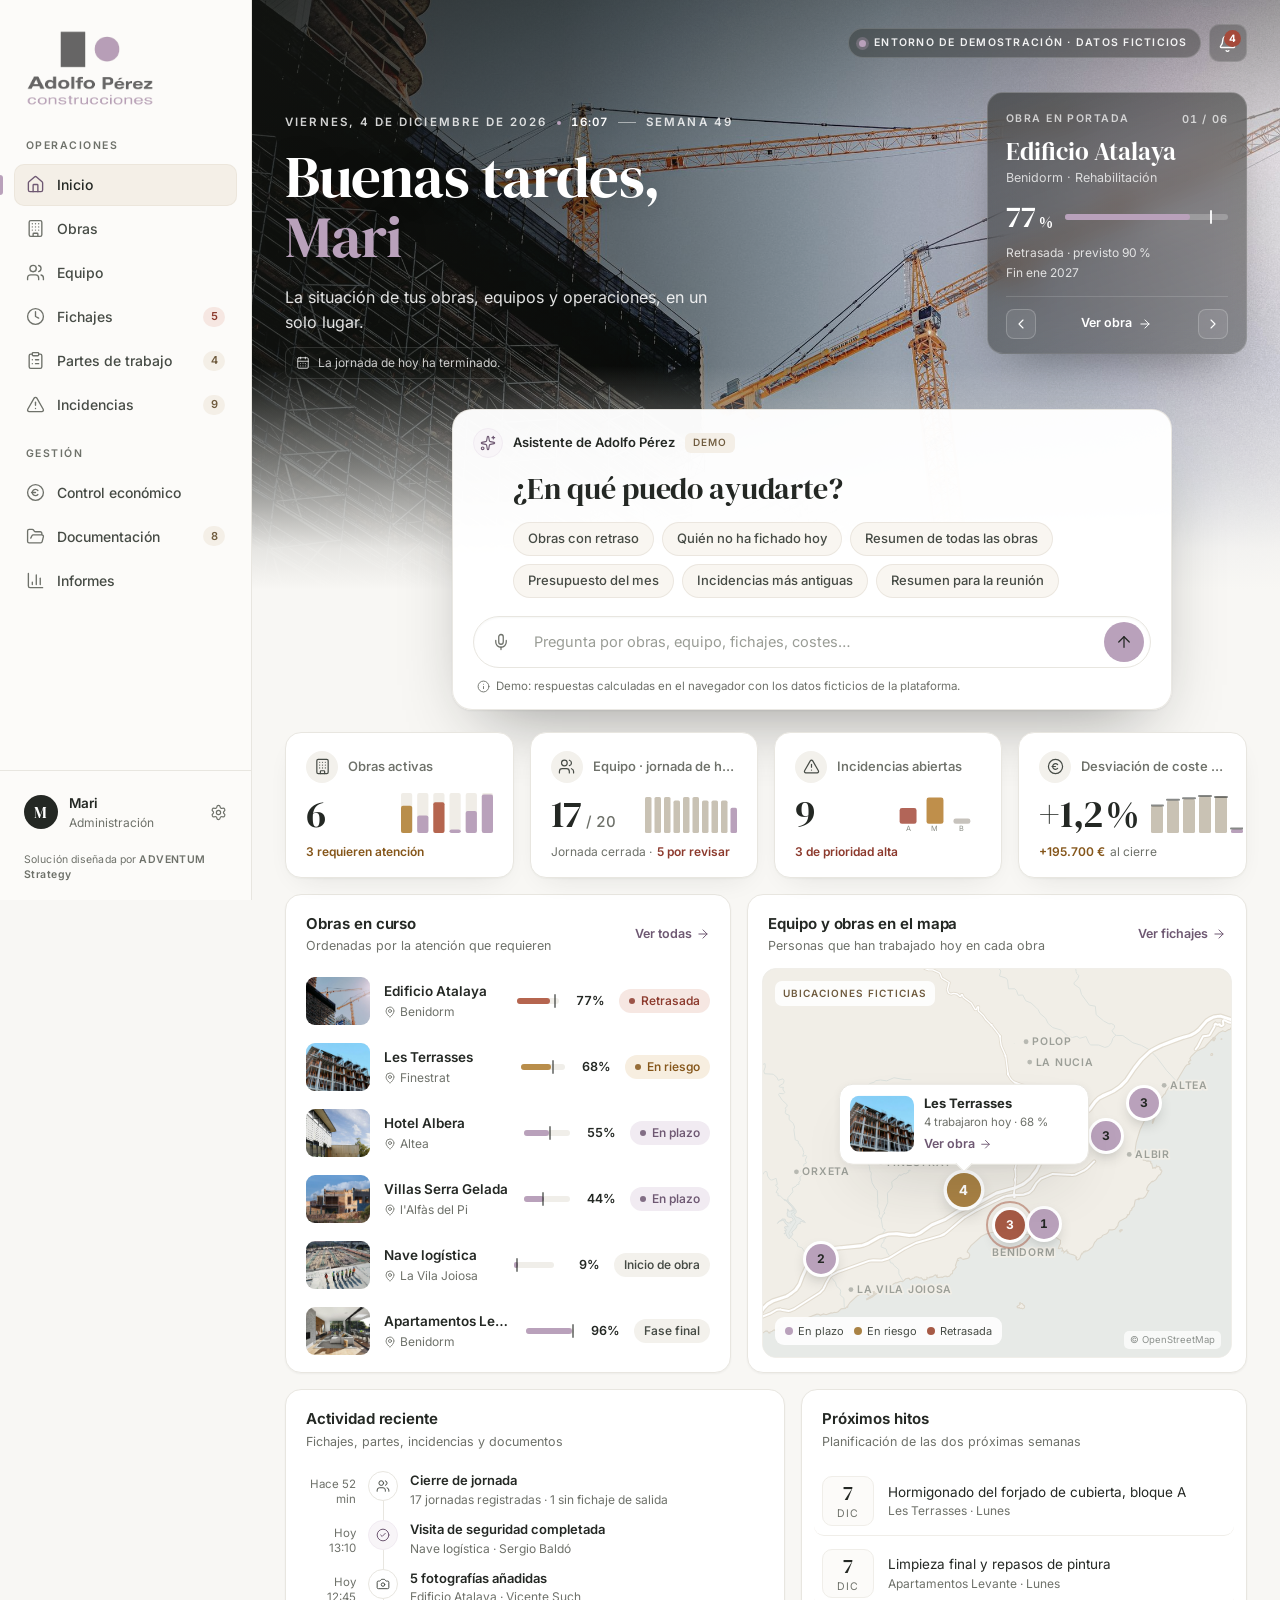
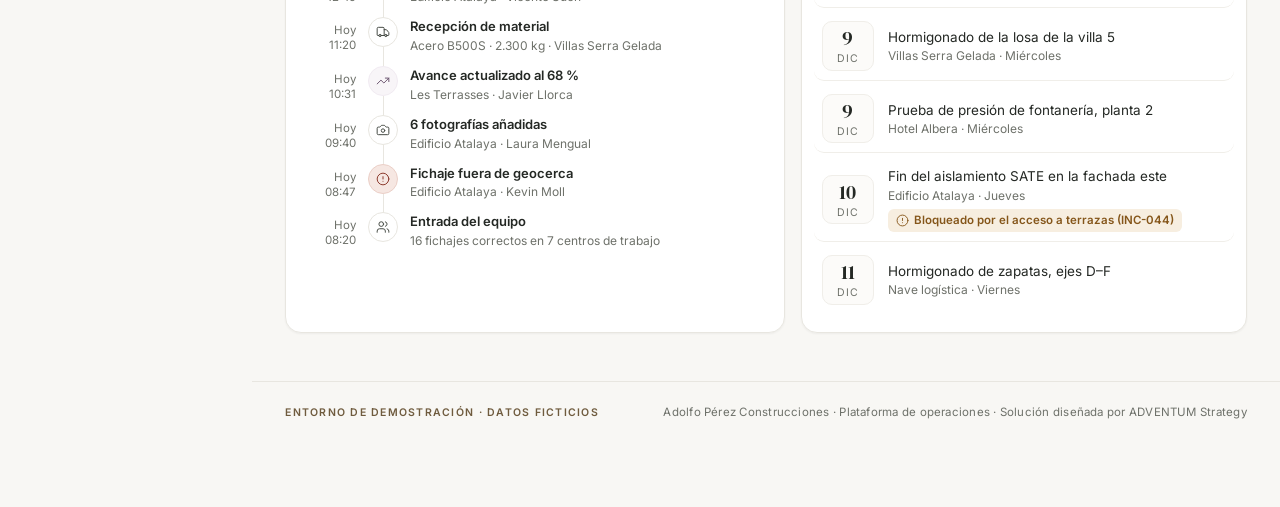
<file: index.html>
<!doctype html>
<html lang="es">
<head>
  <meta charset="utf-8">
  <meta name="viewport" content="width=device-width, initial-scale=1, viewport-fit=cover">
  <title>Adolfo Pérez Construcciones · Plataforma de operaciones (demo)</title>
  <meta name="description" content="Demostración interactiva de un sistema de gestión a medida para Adolfo Pérez Construcciones. Entorno de demostración con datos ficticios.">
  <meta name="robots" content="noindex, nofollow">
  <meta name="theme-color" content="#F8F7F4">
  <meta name="color-scheme" content="light">
  <link rel="icon" href="assets/brand/favicon.svg" type="image/svg+xml">
  <meta property="og:type" content="website">
  <meta property="og:locale" content="es_ES">
  <meta property="og:title" content="Adolfo Pérez Construcciones · Plataforma de operaciones">
  <meta property="og:description" content="Demostración interactiva de un sistema a medida: obras, equipo, fichajes, partes, incidencias y control económico. Datos ficticios.">
  <meta property="og:image" content="https://adolfo-perez.adventumstrategy.es/assets/brand/og-image.jpg?v=20261019">
  <meta property="og:url" content="https://adolfo-perez.adventumstrategy.es/">
  <meta name="twitter:card" content="summary_large_image">
  <link rel="preload" href="assets/fonts/inter-latin-var.woff2" as="font" type="font/woff2" crossorigin>
  <link rel="preload" href="assets/fonts/dm-serif-display-latin.woff2" as="font" type="font/woff2" crossorigin>
  <link rel="stylesheet" href="assets/css/styles.css?v=20261019">
</head>
<body>
  <a class="skip-link" href="#main" data-act="skip">Saltar al contenido</a>

  <div class="app" id="app">
    <aside class="sidebar" id="sidebar" aria-label="Navegación principal"></aside>
    <div class="scrim" data-act="nav-close" aria-hidden="true"></div>

    <div class="main-wrap">
      <header class="mobile-bar" id="mobile-bar"></header>
      <main id="main" class="main" tabindex="-1" aria-live="off"></main>
    </div>
  </div>

  <div id="toasts" class="toasts" role="status" aria-live="polite" aria-atomic="false"></div>
  <dialog id="modal" class="modal" aria-labelledby="modal-title"></dialog>
  <dialog id="drawer" class="drawer" aria-labelledby="drawer-title"></dialog>
  <div id="sr-live" class="sr-only" aria-live="polite"></div>

  <noscript>
    <div style="max-width:560px;margin:80px auto;padding:24px;font-family:system-ui,sans-serif;text-align:center">
      <h1 style="font-weight:500">Adolfo Pérez Construcciones</h1>
      <p>Esta demostración interactiva necesita JavaScript activado en el navegador.</p>
    </div>
  </noscript>

  <script src="assets/js/icons.js?v=20261019" defer></script>
  <script src="assets/js/map-data.js?v=20261019" defer></script>
  <script src="assets/js/data.js?v=20261019" defer></script>
  <script src="assets/js/assistant.js?v=20261019" defer></script>
  <script src="assets/js/ui.js?v=20261019" defer></script>
  <script src="assets/js/home.js?v=20261019" defer></script>
  <script src="assets/js/views.js?v=20261019" defer></script>
  <script src="assets/js/views2.js?v=20261019" defer></script>
  <script src="assets/js/app.js?v=20261019" defer></script>
</body>
</html>
</file>
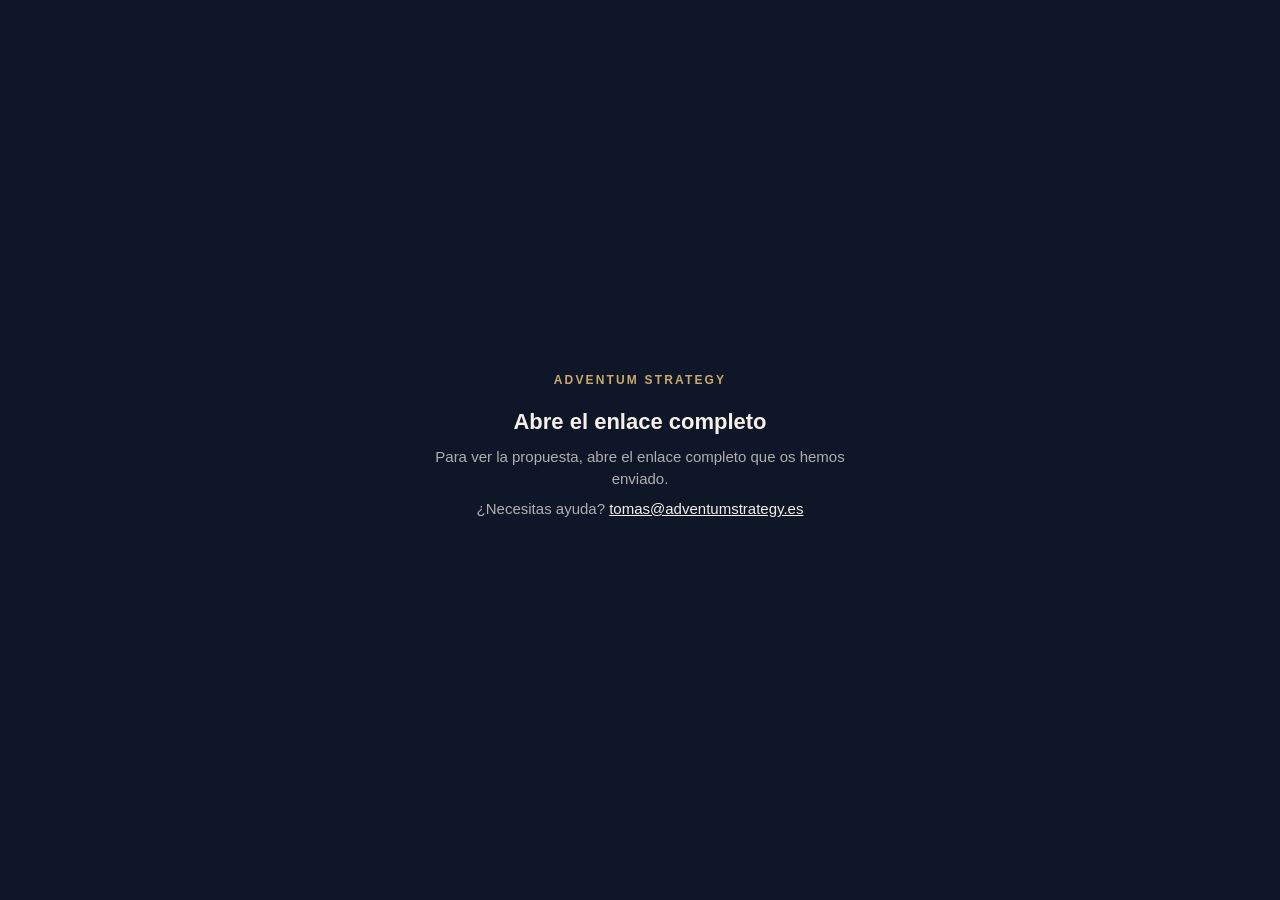
<file: propuesta-ia-corporativa.html>
<!doctype html>
<html lang="es">
<head>
<meta charset="utf-8">
<meta name="viewport" content="width=device-width, initial-scale=1, viewport-fit=cover">
<meta name="robots" content="noindex, nofollow, noarchive, noimageindex">
<meta name="referrer" content="no-referrer">
<meta name="theme-color" content="#0E1628">
<title>Propuesta de IA · Adolfo Pérez Construcciones</title>
<meta name="description" content="Propuesta de ADVENTUM Strategy para Adolfo Pérez Construcciones.">
<meta property="og:type" content="website">
<meta property="og:locale" content="es_ES">
<meta property="og:site_name" content="ADVENTUM Strategy">
<meta property="og:title" content="La mejor IA, en manos de todo vuestro equipo">
<meta property="og:description" content="Propuesta de ADVENTUM Strategy para Adolfo Pérez Construcciones">
<meta property="og:url" content="https://adolfo-perez.adventumstrategy.es/propuesta-ia-corporativa">
<meta property="og:image" content="https://adolfo-perez.adventumstrategy.es/og.jpg">
<meta property="og:image:width" content="1200">
<meta property="og:image:height" content="630">
<meta property="og:image:alt" content="Portada de la propuesta: La mejor IA, en manos de todo vuestro equipo">
<meta name="twitter:card" content="summary_large_image">
<link rel="icon" type="image/svg+xml" href="data:image/svg+xml,%3Csvg xmlns='http://www.w3.org/2000/svg' viewBox='0 0 169 150'%3E%3Cg transform='scale%280.3185%29 translate%28-235 -109%29'%3E%3Cpath d='M300 560 L500 120 L700 560' fill='none' stroke='%23173b78' stroke-width='22' stroke-linecap='round' stroke-linejoin='round'/%3E%3Cpath d='M300 560 C288 572 265 575 235 575 L315 575' fill='none' stroke='%23173b78' stroke-width='10' stroke-linecap='round'/%3E%3Cpath d='M700 560 C712 572 735 575 765 575 L685 575' fill='none' stroke='%23173b78' stroke-width='10' stroke-linecap='round'/%3E%3Cpath d='M445 575 A55 55 0 0 1 555 575 Z' fill='%23E0A20A'/%3E%3Cg fill='none' stroke='%23E0A20A' stroke-width='6' stroke-linecap='round' stroke-linejoin='round'%3E%3Cpath d='M485 575 L485 360'/%3E%3Cpath d='M500 575 L500 240'/%3E%3Cpath d='M515 575 L515 360'/%3E%3Cpath d='M485 500 C470 470 440 455 410 430'/%3E%3Cpath d='M485 450 C460 425 430 395 405 365'/%3E%3Cpath d='M485 400 C465 375 450 340 440 305'/%3E%3Cpath d='M500 335 C480 310 470 280 470 250'/%3E%3Cpath d='M515 500 C530 470 560 455 590 430'/%3E%3Cpath d='M515 450 C540 425 570 395 595 365'/%3E%3Cpath d='M515 400 C535 375 550 340 560 305'/%3E%3Cpath d='M500 335 C520 310 530 280 530 250'/%3E%3C/g%3E%3Cg fill='%23E0A20A'%3E%3Ccircle cx='500' cy='225' r='10'/%3E%3Ccircle cx='470' cy='250' r='9'/%3E%3Ccircle cx='530' cy='250' r='9'/%3E%3Ccircle cx='440' cy='305' r='9'/%3E%3Ccircle cx='560' cy='305' r='9'/%3E%3Ccircle cx='405' cy='365' r='9'/%3E%3Ccircle cx='595' cy='365' r='9'/%3E%3Ccircle cx='410' cy='430' r='9'/%3E%3Ccircle cx='590' cy='430' r='9'/%3E%3C/g%3E%3C/g%3E%3C/svg%3E">
<style>
:root{
  --bg:#0E1628;
  --ink:#F5F1E8;
  --muted:rgba(245,241,232,.7);
  --accent:#B9A1BB;
  --gold:#C9A96E;
  --pill:rgba(8,13,25,.8);
  --line:rgba(245,241,232,.16);
  --paper:#F3EFE7;
  --gap:clamp(8px,2.6vmin,32px);
}
*{box-sizing:border-box}
html,body{margin:0;min-height:100%;background:var(--bg);color:var(--ink);
  font:15px/1.45 -apple-system,BlinkMacSystemFont,"Segoe UI",Roboto,"Helvetica Neue",Arial,sans-serif;
  -webkit-font-smoothing:antialiased;-webkit-tap-highlight-color:transparent}
button{font:inherit;color:inherit}
[hidden]{display:none!important}
.sr-only{position:absolute;width:1px;height:1px;margin:-1px;padding:0;overflow:hidden;clip:rect(0 0 0 0);white-space:nowrap;border:0}
:focus-visible{outline:2px solid var(--accent);outline-offset:3px}

/* Presentación: una diapositiva a pantalla */
body.present{position:fixed;inset:0;overflow:hidden}
.stage{position:fixed;inset:0;display:grid;place-items:center;padding:var(--gap);
  touch-action:pan-y pinch-zoom;user-select:none;-webkit-user-select:none;cursor:pointer}
.frame{position:relative;aspect-ratio:16/9;
  width:min(calc(100vw - 2 * var(--gap)), calc((100vh - 2 * var(--gap)) * 16 / 9));
  border-radius:6px;overflow:hidden;background:var(--paper);
  box-shadow:0 22px 70px rgba(0,0,0,.5),0 2px 8px rgba(0,0,0,.3)}
@supports (height:100dvh){
  .frame{width:min(calc(100vw - 2 * var(--gap)), calc((100dvh - 2 * var(--gap)) * 16 / 9))}
}
.frame img{position:absolute;inset:0;width:100%;height:100%;display:block;-webkit-user-drag:none}
body.fs{--gap:0px}
body.fs .frame{border-radius:0;box-shadow:none}

.nav{position:fixed;top:50%;z-index:3;width:48px;height:48px;margin-top:-24px;border-radius:50%;
  display:grid;place-items:center;border:1px solid var(--line);background:var(--pill);cursor:pointer;
  opacity:0;transition:opacity .25s ease,background-color .2s ease}
.nav.prev{left:16px}
.nav.next{right:16px}
body.ui .nav{opacity:1}
.nav:hover{background:rgba(8,13,25,.95)}
.nav:disabled{opacity:0!important;pointer-events:none}
.nav svg{width:22px;height:22px}

.hud{position:fixed;z-index:3;right:16px;bottom:calc(16px + env(safe-area-inset-bottom));
  display:flex;align-items:center;gap:2px;padding:4px 4px 4px 14px;border-radius:999px;
  background:var(--pill);border:1px solid var(--line);color:var(--muted);
  font-size:13px;font-variant-numeric:tabular-nums;transition:opacity .25s ease}
.hud b{color:var(--ink);font-weight:600}
.hud .count{padding-right:10px}
.hud button{width:34px;height:34px;border:0;border-radius:50%;background:transparent;display:grid;place-items:center;cursor:pointer}
.hud button:hover{background:rgba(245,241,232,.1)}
.hud svg{width:18px;height:18px}
body.idle .hud{opacity:0}
body.idle .stage{cursor:none}

.progress{position:fixed;left:0;right:0;bottom:0;z-index:2;height:3px;background:rgba(245,241,232,.08)}
.progress span{display:block;height:100%;width:0;background:var(--accent);transition:width .25s ease}

@media (hover:none),(pointer:coarse){
  .nav{display:none}
}

/* Lectura: móvil en vertical, diapositivas en columna */
.topbar{position:fixed;top:0;left:0;right:0;z-index:4;display:flex;align-items:center;justify-content:space-between;gap:12px;
  padding:calc(10px + env(safe-area-inset-top)) 16px 14px;font-size:13px;color:var(--muted);
  background:linear-gradient(#0E1628 55%,rgba(14,22,40,0))}
.topbar .brand{flex:none;letter-spacing:.14em;text-transform:uppercase;font-size:11px;color:var(--gold);font-weight:600;white-space:nowrap}
.topbar .rot{display:flex;align-items:center;gap:6px;min-width:0;white-space:nowrap}
.topbar .rot span{overflow:hidden;text-overflow:ellipsis}
.topbar svg{flex:none;width:16px;height:16px}
.reader{max-width:1100px;margin:0 auto;display:grid;gap:14px;
  padding:calc(52px + env(safe-area-inset-top)) 12px calc(72px + env(safe-area-inset-bottom))}
.card{margin:0;position:relative;aspect-ratio:16/9;border-radius:6px;overflow:hidden;background:#18233D;
  box-shadow:0 8px 24px rgba(0,0,0,.35);scroll-margin-top:calc(52px + env(safe-area-inset-top))}
.card img{width:100%;height:100%;display:block;opacity:0;transition:opacity .25s ease}
.card img.on{opacity:1}

/* Estados */
.loading,.msg{position:fixed;inset:0;z-index:6;display:grid;place-items:center;padding:24px;text-align:center}
.loading{color:var(--muted);font-size:14px;pointer-events:none}
.spin{width:28px;height:28px;margin:0 auto 12px;border-radius:50%;border:2px solid rgba(245,241,232,.18);border-top-color:var(--accent);animation:spin .8s linear infinite}
@keyframes spin{to{transform:rotate(360deg)}}
.msg>div{max-width:440px}
.msg .brand{display:block;margin-bottom:18px;letter-spacing:.18em;text-transform:uppercase;font-size:12px;font-weight:600;color:var(--gold)}
.msg h1{margin:0 0 10px;font-size:22px;line-height:1.3;font-weight:600}
.msg p{margin:0 0 8px;color:var(--muted)}
.msg a{color:var(--ink)}
.msg button{margin-top:14px;padding:10px 18px;border-radius:999px;border:1px solid var(--line);background:var(--pill);cursor:pointer}

@media (prefers-reduced-motion:reduce){
  *{transition:none!important;animation:none!important}
}
</style>
</head>
<body>
<noscript><div class="msg"><div><span class="brand">ADVENTUM Strategy</span><h1>Activa JavaScript</h1><p>Hace falta para ver la propuesta.</p></div></div></noscript>

<header id="topbar" class="topbar" hidden>
  <span class="brand">Propuesta</span>
  <span class="rot"><svg viewBox="0 0 24 24" fill="none" stroke="currentColor" stroke-width="1.8" stroke-linecap="round" stroke-linejoin="round" aria-hidden="true"><rect x="7" y="2.5" width="10" height="19" rx="2"/><path d="M20.5 13.5a8.5 8.5 0 0 1-6 6.5"/><path d="M15.5 21.5l-1-1.5 1.8-.8"/></svg><span>Gira el móvil para verla en grande</span></span>
</header>

<main>
  <div id="stage" class="stage" hidden>
    <div class="frame"><img id="slide" alt="" draggable="false"></div>
  </div>
  <div id="reader" class="reader" hidden></div>
</main>

<button id="prev" class="nav prev" type="button" aria-label="Diapositiva anterior" hidden>
  <svg viewBox="0 0 24 24" fill="none" stroke="currentColor" stroke-width="2" stroke-linecap="round" stroke-linejoin="round" aria-hidden="true"><path d="M15 5l-7 7 7 7"/></svg>
</button>
<button id="next" class="nav next" type="button" aria-label="Diapositiva siguiente" hidden>
  <svg viewBox="0 0 24 24" fill="none" stroke="currentColor" stroke-width="2" stroke-linecap="round" stroke-linejoin="round" aria-hidden="true"><path d="M9 5l7 7-7 7"/></svg>
</button>

<div id="hud" class="hud" hidden>
  <span class="count" aria-hidden="true"><b id="num">1</b> / 18</span>
  <button id="fs" type="button" aria-label="Pantalla completa" title="Pantalla completa (F)">
    <svg viewBox="0 0 24 24" fill="none" stroke="currentColor" stroke-width="1.9" stroke-linecap="round" stroke-linejoin="round" aria-hidden="true"><path d="M4 9V4h5M20 9V4h-5M4 15v5h5M20 15v5h-5"/></svg>
  </button>
</div>
<div id="progress" class="progress" hidden><span></span></div>
<p id="live" class="sr-only" aria-live="polite"></p>

<div id="loading" class="loading"><div><div class="spin"></div>Cargando la propuesta…</div></div>
<div id="msg" class="msg" role="alert" hidden><div>
  <span class="brand">ADVENTUM Strategy</span>
  <h1 id="msg-title"></h1>
  <p id="msg-text"></p>
  <p>¿Necesitas ayuda? <a href="mailto:tomas@adventumstrategy.es">tomas@adventumstrategy.es</a></p>
  <button id="retry" type="button" hidden>Reintentar</button>
</div></div>

<script>
(() => {
  'use strict';
  const N = 18;
  const $ = (id) => document.getElementById(id);
  const body = document.body;
  const stage = $('stage'), img = $('slide'), reader = $('reader'), topbar = $('topbar');
  const prevBtn = $('prev'), nextBtn = $('next'), hud = $('hud'), num = $('num'), fsBtn = $('fs');
  const progress = $('progress'), bar = progress.firstElementChild, live = $('live');
  const loading = $('loading'), msg = $('msg');

  // El enlace solo lleva la clave. La diapositiva actual se guarda en la pestaña
  // (sobrevive a una recarga), así que un enlace copiado siempre abre en la portada.
  const hp = new URLSearchParams(location.hash.slice(1));
  const k = hp.get('k') || '';
  const SKEY = 'apc-slide';
  let cur = 0;
  try {
    const v = parseInt(sessionStorage.getItem(SKEY), 10);
    if (v >= 1 && v <= N) cur = v - 1;
  } catch (_) {}
  let key = null, mode = null, token = 0;
  const cache = new Map();

  const file = (i) => '/d' + String(i + 1).padStart(2, '0') + '.bin';

  function fromB64u(s) {
    s = s.replace(/-/g, '+').replace(/_/g, '/');
    while (s.length % 4) s += '=';
    const bin = atob(s), out = new Uint8Array(bin.length);
    for (let i = 0; i < bin.length; i++) out[i] = bin.charCodeAt(i);
    return out;
  }

  const TEXTS = {
    key: ['Abre el enlace completo', 'Para ver la propuesta, abre el enlace completo que os hemos enviado.'],
    browser: ['Prueba con otro navegador', 'Este navegador no puede abrir la propuesta. Ábrela con Chrome, Safari o Edge actualizados.'],
    net: ['No se ha podido cargar', 'Revisa la conexión y vuelve a intentarlo.']
  };
  function fail(kind) {
    token++;
    loading.hidden = true;
    stage.hidden = true; reader.hidden = true; topbar.hidden = true;
    hud.hidden = true; progress.hidden = true; prevBtn.hidden = true; nextBtn.hidden = true;
    $('msg-title').textContent = TEXTS[kind][0];
    $('msg-text').textContent = TEXTS[kind][1];
    $('retry').hidden = kind !== 'net';
    msg.hidden = false;
  }
  const kindOf = (e) => (e && e.name === 'OperationError') ? 'key' : 'net';
  $('retry').addEventListener('click', () => location.reload());

  function load(i) {
    if (i < 0 || i >= N) return Promise.resolve(null);
    if (!cache.has(i)) {
      const p = fetch(file(i))
        .then((r) => { if (!r.ok) throw new Error('net'); return r.arrayBuffer(); })
        .then((b) => crypto.subtle.decrypt({ name: 'AES-GCM', iv: new Uint8Array(b, 0, 12) }, key, new Uint8Array(b, 12)))
        .then((pt) => URL.createObjectURL(new Blob([pt], { type: 'image/jpeg' })));
      p.catch(() => cache.delete(i));
      cache.set(i, p);
    }
    return cache.get(i);
  }
  const warm = (i) => { load(i).catch(() => {}); };

  function setHash() {
    try { if (location.hash !== '#k=' + k) history.replaceState(null, '', '#k=' + k); } catch (_) {}
    try { sessionStorage.setItem(SKEY, String(cur + 1)); } catch (_) {}
  }
  function updateHud() {
    num.textContent = String(cur + 1);
    bar.style.width = ((cur + 1) / N * 100) + '%';
    prevBtn.disabled = cur === 0;
    nextBtn.disabled = cur === N - 1;
    live.textContent = 'Diapositiva ' + (cur + 1) + ' de ' + N;
  }

  async function show(i) {
    cur = Math.min(Math.max(i, 0), N - 1);
    setHash(); updateHud();
    const t = ++token;
    let url;
    try { url = await load(cur); } catch (e) { return fail(kindOf(e)); }
    if (t !== token || mode !== 'present') return;
    const pre = new Image();
    pre.src = url;
    try { await pre.decode(); } catch (_) {}
    if (t !== token || mode !== 'present') return;
    img.src = url;
    img.alt = 'Diapositiva ' + (cur + 1) + ' de ' + N;
    loading.hidden = true;
    wake();
    warm(cur + 1); warm(cur + 2); warm(cur - 1);
  }
  const next = () => { if (cur < N - 1) show(cur + 1); };
  const prev = () => { if (cur > 0) show(cur - 1); };
  prevBtn.addEventListener('click', () => { prev(); wake(); });
  nextBtn.addEventListener('click', () => { next(); wake(); });

  document.addEventListener('keydown', (e) => {
    if (mode !== 'present' || e.altKey || e.ctrlKey || e.metaKey) return;
    if ((e.key === ' ' || e.key === 'Enter') && e.target.closest && e.target.closest('button')) return;
    switch (e.key) {
      case 'ArrowRight': case 'ArrowDown': case 'PageDown': case ' ': case 'Enter':
        e.preventDefault(); next(); break;
      case 'ArrowLeft': case 'ArrowUp': case 'PageUp': case 'Backspace':
        e.preventDefault(); prev(); break;
      case 'Home': e.preventDefault(); show(0); break;
      case 'End': e.preventDefault(); show(N - 1); break;
      case 'f': case 'F': toggleFs(); break;
      default: return;
    }
    wake();
  });

  let down = null;
  stage.addEventListener('pointerdown', (e) => {
    if (!e.isPrimary || e.button > 0) return;
    down = { x: e.clientX, y: e.clientY };
  });
  stage.addEventListener('pointerup', (e) => {
    if (!down || !e.isPrimary) return;
    const dx = e.clientX - down.x, dy = e.clientY - down.y;
    down = null;
    if (window.visualViewport && visualViewport.scale > 1.05) return;
    if (Math.abs(dx) > 40 && Math.abs(dx) > Math.abs(dy) * 1.2) { if (dx < 0) next(); else prev(); return; }
    if (Math.abs(dx) < 12 && Math.abs(dy) < 12) { if (e.clientX < window.innerWidth * 0.3) prev(); else next(); }
  });
  stage.addEventListener('pointercancel', () => { down = null; });

  let idleT = 0;
  function wake() {
    body.classList.add('ui');
    body.classList.remove('idle');
    clearTimeout(idleT);
    if (mode !== 'present') return;
    idleT = setTimeout(() => {
      if (hud.matches(':hover') || prevBtn.matches(':hover') || nextBtn.matches(':hover')) return wake();
      body.classList.remove('ui');
      body.classList.add('idle');
    }, 2600);
  }
  document.addEventListener('mousemove', wake, { passive: true });

  const root = document.documentElement;
  const canFs = !!(document.fullscreenEnabled || document.webkitFullscreenEnabled);
  const fsOn = () => !!(document.fullscreenElement || document.webkitFullscreenElement);
  function toggleFs() {
    if (!canFs) return;
    let r;
    if (fsOn()) r = (document.exitFullscreen || document.webkitExitFullscreen).call(document);
    else r = (root.requestFullscreen || root.webkitRequestFullscreen).call(root);
    if (r && r.catch) r.catch(() => {});
  }
  if (!canFs) fsBtn.hidden = true;
  fsBtn.addEventListener('click', () => { toggleFs(); wake(); });
  ['fullscreenchange', 'webkitfullscreenchange'].forEach((ev) =>
    document.addEventListener(ev, () => body.classList.toggle('fs', fsOn())));

  let built = false;
  function buildReader() {
    if (!built) {
      built = true;
      const frag = document.createDocumentFragment();
      for (let i = 0; i < N; i++) {
        const f = document.createElement('figure');
        f.className = 'card';
        f.dataset.i = String(i);
        const im = document.createElement('img');
        im.alt = 'Diapositiva ' + (i + 1) + ' de ' + N;
        im.decoding = 'async';
        im.addEventListener('load', () => im.classList.add('on'));
        f.appendChild(im);
        frag.appendChild(f);
      }
      reader.appendChild(frag);
      const cards = Array.prototype.slice.call(reader.children);
      const ioLoad = new IntersectionObserver((entries) => {
        entries.forEach((en) => {
          if (!en.isIntersecting) return;
          ioLoad.unobserve(en.target);
          const i = +en.target.dataset.i;
          load(i).then((url) => { en.target.firstChild.src = url; }).catch((e) => fail(kindOf(e)));
        });
      }, { rootMargin: '100% 0px' });
      cards.forEach((c) => ioLoad.observe(c));
      window.addEventListener('scroll', trackReader, { passive: true });
    }
    loading.hidden = true;
    const target = reader.children[cur];
    requestAnimationFrame(() => {
      if (target && cur > 0) target.scrollIntoView({ block: 'start' });
      trackReader();
    });
  }

  // En lectura, la diapositiva actual es la más cercana al primer tercio de la pantalla
  let tracking = false;
  function trackReader() {
    if (tracking) return;
    tracking = true;
    requestAnimationFrame(() => {
      tracking = false;
      if (mode !== 'read') return;
      const doc = document.documentElement;
      let best = 0;
      if (window.scrollY + window.innerHeight >= doc.scrollHeight - 4) best = N - 1;
      else if (window.scrollY > 4) {
        const ref = window.innerHeight * 0.3;
        let bestD = Infinity;
        for (let i = 0; i < reader.children.length; i++) {
          const r = reader.children[i].getBoundingClientRect();
          const d = Math.abs((r.top + r.bottom) / 2 - ref);
          if (d < bestD) { bestD = d; best = i; }
        }
      }
      if (best !== cur) { cur = best; setHash(); updateHud(); }
    });
  }

  const portrait = window.matchMedia('(orientation: portrait) and (max-width: 900px)');
  function setMode() {
    const m = portrait.matches ? 'read' : 'present';
    if (m === mode) return;
    mode = m;
    body.classList.toggle('present', m === 'present');
    body.classList.toggle('read', m === 'read');
    body.classList.remove('idle');
    stage.hidden = m !== 'present';
    reader.hidden = m !== 'read';
    topbar.hidden = m !== 'read';
    prevBtn.hidden = nextBtn.hidden = m !== 'present';
    hud.hidden = false;
    progress.hidden = false;
    fsBtn.hidden = !canFs || m !== 'present';
    updateHud();
    if (m === 'present') { window.scrollTo(0, 0); show(cur); wake(); }
    else buildReader();
  }
  if (portrait.addEventListener) portrait.addEventListener('change', setMode);
  else if (portrait.addListener) portrait.addListener(setMode);

  async function init() {
    if (!k) return fail('key');
    if (!(window.crypto && crypto.subtle && window.fetch && window.URLSearchParams)) return fail('browser');
    try { key = await crypto.subtle.importKey('raw', fromB64u(k), { name: 'AES-GCM' }, false, ['decrypt']); }
    catch (_) { return fail('key'); }
    try { await load(cur); } catch (e) { return fail(kindOf(e)); }
    setMode();
  }
  init();
})();
</script>
</body>
</html>
</file>
<file: assets/css/styles.css>
/* =============================================================================
   Adolfo Pérez Construcciones · Plataforma de operaciones (demo)
   Sistema visual: blanco cálido, lila del logotipo (#B9A1BB), arena · DM Serif Display + Inter
   ============================================================================= */

@font-face { font-family: "Inter"; src: url("../fonts/inter-latin-var.woff2") format("woff2"); font-weight: 100 900; font-style: normal; font-display: swap; }
@font-face { font-family: "DM Serif Display"; src: url("../fonts/dm-serif-display-latin.woff2") format("woff2"); font-weight: 400; font-style: normal; font-display: swap; }
@font-face { font-family: "DM Serif Display"; src: url("../fonts/dm-serif-display-latin-italic.woff2") format("woff2"); font-weight: 400; font-style: italic; font-display: swap; }

:root {
  --bg: #F8F7F4;
  --surface: #FFFFFF;
  --surface-2: #FCFBF9;
  --surface-3: #F3F1EC;
  --ink: #242824;
  --ink-2: #464B45;
  --muted: #6E716A;          /* #777A73 ajustado para cumplir contraste AA en texto pequeño */
  --muted-2: #9A9D96;
  --faint: #CFD0CA;
  --line: #E8E6E0;
  --line-2: #F0EEE9;

  /* Acento: lila exacto del logotipo de Adolfo Pérez (#B9A1BB, medido sobre blanco).
     Se usa tal cual en rellenos, marcas y botones (con texto oscuro, contraste 6,3:1);
     las variantes oscuras solo donde el texto o los bordes necesitan contraste AA. */
  --accent: #B9A1BB;
  --accent-600: #A88EAA;     /* hover de botones (texto oscuro, 5,1:1) */
  --accent-700: #8D7290;     /* bordes de selección y subrayados (≥ 3:1) */
  --accent-800: #5A465E;     /* hover de enlaces */
  --accent-ink: #6E5872;     /* texto, iconos y foco sobre fondo claro (6,4:1) */
  --accent-50: #F1EBF2;
  --accent-25: #F8F5F8;

  --sand: #E8E0D2;
  --sand-50: #F4EFE7;
  --sand-25: #F9F6F1;
  --sand-ink: #6F5B3E;

  --warn: #B47B2C;
  --warn-50: #F7EEE0;
  --warn-ink: #85561A;
  --danger: #A54A3B;
  --danger-50: #F6E7E2;
  --danger-ink: #8C3A2D;

  --r-xs: 6px;
  --r-sm: 9px;
  --r: 12px;
  --r-lg: 16px;
  --r-xl: 22px;

  --sh-1: 0 1px 2px rgba(36, 40, 36, .05);
  --sh-2: 0 1px 2px rgba(36, 40, 36, .04), 0 10px 28px -16px rgba(36, 40, 36, .16);
  --sh-3: 0 2px 8px rgba(36, 40, 36, .06), 0 28px 64px -28px rgba(36, 40, 36, .32);

  --serif: "DM Serif Display", "Iowan Old Style", "Palatino Linotype", Georgia, serif;
  --sans: "Inter", ui-sans-serif, system-ui, -apple-system, "Segoe UI", Roboto, "Helvetica Neue", Arial, sans-serif;

  --sidebar-w: 252px;
  --pad: clamp(18px, 2.6vw, 40px);
  --ease: cubic-bezier(.2, .7, .2, 1);
}

*, *::before, *::after { box-sizing: border-box; }
html { -webkit-text-size-adjust: 100%; text-size-adjust: 100%; scroll-behavior: smooth; }
body {
  margin: 0; background: var(--bg); color: var(--ink);
  font-family: var(--sans); font-size: 14px; line-height: 1.5;
  font-feature-settings: "cv11", "ss03";
  -webkit-font-smoothing: antialiased; -moz-osx-font-smoothing: grayscale;
  text-rendering: optimizeLegibility;
}
img { display: block; max-width: 100%; }
button, input, select, textarea { font: inherit; color: inherit; }
button { cursor: pointer; }
a { color: inherit; text-decoration: none; }
h1, h2, h3, h4, p { margin: 0; }
ul, ol { margin: 0; padding: 0; list-style: none; }
table { border-collapse: collapse; width: 100%; }
[hidden] { display: none !important; }
.num, td, .tabular { font-variant-numeric: tabular-nums; }

:focus { outline: none; }
:focus-visible { outline: 2px solid var(--accent-ink); outline-offset: 2px; border-radius: 6px; }
[tabindex="-1"]:focus, [tabindex="-1"]:focus-visible { outline: none; }
.sr-only { position: absolute !important; width: 1px; height: 1px; padding: 0; margin: -1px; overflow: hidden; clip: rect(0, 0, 0, 0); white-space: nowrap; border: 0; }
.skip-link { position: fixed; left: 12px; top: -60px; z-index: 100; background: var(--ink); color: #fff; padding: 10px 14px; border-radius: var(--r-sm); transition: top .2s; }
.skip-link:focus { top: 12px; }

.i { flex: none; display: inline-block; vertical-align: middle; }

/* ---------------------------------------------------------------------------
   Layout
   ------------------------------------------------------------------------- */
.app { display: grid; grid-template-columns: var(--sidebar-w) minmax(0, 1fr); min-height: 100vh; }
.main-wrap { min-width: 0; display: flex; flex-direction: column; }
.main { flex: 1; min-width: 0; outline: none; }
.page { padding: 0 var(--pad) 56px; animation: page-in .45s var(--ease) both; }
.page.no-anim, .home.no-anim { animation: none; }
@keyframes page-in { from { opacity: 0; transform: translateY(6px); } to { opacity: 1; transform: none; } }

/* ---------------------------------------------------------------------------
   Sidebar
   ------------------------------------------------------------------------- */
.sidebar {
  position: sticky; top: 0; height: 100vh; z-index: 30;
  background: var(--surface-2); border-right: 1px solid var(--line);
  display: flex; flex-direction: column;
}
.sb__brand { display: block; padding: 30px 26px 22px; }
.sb__brand img { width: 128px; height: auto; }
.sb__brand-text { display: block; font-weight: 650; letter-spacing: .08em; text-transform: uppercase; font-size: 13px; line-height: 1.25; }
.sb__brand-text small { display: block; font-weight: 500; letter-spacing: .18em; font-size: 10px; color: var(--muted); }
.sb__nav { flex: 1; overflow-y: auto; padding: 4px 14px 16px; scrollbar-width: thin; }
.sb__group { font-size: 10.5px; font-weight: 600; letter-spacing: .14em; text-transform: uppercase; color: var(--muted); padding: 18px 12px 8px; }
.sb__group:first-child { padding-top: 6px; }
.sb__item {
  position: relative; display: flex; align-items: center; gap: 12px;
  height: 42px; padding: 0 12px; margin: 2px 0; border-radius: 10px;
  color: var(--ink-2); font-weight: 500; font-size: 14px;
  transition: background .18s, color .18s;
}
.sb__item .i { color: var(--muted); transition: color .18s; }
.sb__item:hover { background: var(--surface-3); color: var(--ink); }
.sb__item:hover .i { color: var(--ink); }
.sb__item[aria-current="page"] { background: var(--sand-50); color: var(--ink); box-shadow: inset 0 0 0 1px rgba(111, 91, 62, .06); }
.sb__item[aria-current="page"] .i { color: var(--accent-ink); }
.sb__item[aria-current="page"]::before { content: ""; position: absolute; left: -14px; top: 11px; bottom: 11px; width: 3px; border-radius: 0 3px 3px 0; background: var(--accent); }
.sb__badge {
  margin-left: auto; min-width: 22px; height: 20px; padding: 0 7px; border-radius: 999px;
  display: inline-flex; align-items: center; justify-content: center;
  font-size: 11px; font-weight: 600; color: var(--sand-ink); background: var(--sand-50);
  font-variant-numeric: tabular-nums;
}
.sb__item[aria-current="page"] .sb__badge { background: #fff; }
.sb__badge--alert { color: var(--danger-ink); background: var(--danger-50); }
.sb__foot { padding: 14px 14px 18px; border-top: 1px solid var(--line); position: relative; }
.sb__user {
  width: 100%; display: flex; align-items: center; gap: 11px; text-align: left;
  padding: 8px 10px; border: 0; border-radius: 12px; background: transparent; transition: background .18s;
}
.sb__user:hover { background: var(--surface-3); }
.sb__user strong { display: block; font-size: 13.5px; font-weight: 600; }
.sb__user small { display: block; font-size: 12px; color: var(--muted); }
.sb__user .i { margin-left: auto; color: var(--muted); }
.sb__credit { margin-top: 12px; padding: 0 10px; font-size: 10.5px; line-height: 1.45; color: var(--muted); letter-spacing: .01em; }
.sb__credit strong { color: var(--muted); font-weight: 600; letter-spacing: .04em; }

.mobile-bar { display: none; }
.scrim { position: fixed; inset: 0; background: rgba(36, 40, 36, .32); backdrop-filter: blur(2px); z-index: 25; opacity: 0; pointer-events: none; transition: opacity .25s; }

/* ---------------------------------------------------------------------------
   Avatares, etiquetas y estados
   ------------------------------------------------------------------------- */
.avatar {
  --s: 34px; width: var(--s); height: var(--s); flex: none; border-radius: 50%;
  display: inline-grid; place-items: center; font-size: calc(var(--s) * .36); font-weight: 600; letter-spacing: .02em;
  color: var(--ink-2); background: var(--surface-3); border: 1px solid rgba(36, 40, 36, .04);
}
.avatar--jefe { background: var(--accent-50); color: var(--accent-ink); }
.avatar--encargado { background: var(--sand-50); color: var(--sand-ink); }
.avatar--tecnico { background: var(--surface-3); color: var(--ink-2); }
.avatar--user { background: var(--ink); color: #fff; font-family: var(--serif); font-weight: 400; font-size: calc(var(--s) * .46); }
.avatar--sm { --s: 26px; }
.avatar--xs { --s: 22px; font-size: 9px; }
.avatar--lg { --s: 52px; }
.avatar--xl { --s: 72px; }
.avatar-stack { display: inline-flex; }
.avatar-stack .avatar { margin-left: -5px; box-shadow: 0 0 0 2px var(--surface); }
.avatar-stack .avatar--xs { font-size: 8.5px; letter-spacing: 0; }
.avatar-stack .avatar:first-child { margin-left: 0; }

.pill {
  display: inline-flex; align-items: center; gap: 6px; height: 24px; padding: 0 10px; border-radius: 999px;
  font-size: 12px; font-weight: 550; white-space: nowrap; line-height: 1;
  color: var(--ink-2); background: var(--surface-3);
}
.pill::before { content: ""; width: 6px; height: 6px; border-radius: 50%; background: currentColor; opacity: .85; }
.pill--plain::before { display: none; }
.pill--ok, .pill--plazo, .pill--validado, .pill--vigente, .pill--presente, .pill--cerrado, .pill--resuelta { color: var(--accent-ink); background: var(--accent-50); }
.pill--riesgo, .pill--pendiente, .pill--caduca, .pill--en_curso, .pill--pendiente_salida { color: var(--warn-ink); background: var(--warn-50); }
.pill--retrasada, .pill--devuelto, .pill--caducado, .pill--revision { color: var(--danger-ink); background: var(--danger-50); }
.pill--abierta { color: var(--ink-2); background: var(--surface-3); }
.pill--ausencia { color: var(--sand-ink); background: var(--sand-50); }
.pill--fase { color: var(--ink-2); background: var(--surface-3); }
.pill--terminada { color: var(--accent-ink); background: var(--accent-50); }
.pill--glass { color: #fff; background: rgba(255, 255, 255, .16); backdrop-filter: blur(8px); -webkit-backdrop-filter: blur(8px); }

.prio { display: inline-flex; align-items: center; gap: 7px; font-size: 12.5px; font-weight: 550; color: var(--ink-2); white-space: nowrap; }
.prio::before { content: ""; width: 8px; height: 8px; border-radius: 2px; background: var(--muted-2); }
.prio--alta::before { background: var(--danger); }
.prio--media::before { background: var(--warn); }
.prio--baja::before { background: #BDB9B1; }

.tag { display: inline-flex; align-items: center; gap: 6px; height: 22px; padding: 0 8px; border-radius: 6px; font-size: 11.5px; font-weight: 550; color: var(--ink-2); background: var(--surface-3); white-space: nowrap; }
.tag--demo { height: 20px; font-size: 10px; letter-spacing: .1em; text-transform: uppercase; color: var(--sand-ink); background: var(--sand-50); }
.code { font-size: 12px; font-weight: 600; letter-spacing: .02em; color: var(--muted); font-variant-numeric: tabular-nums; }
.eyebrow { font-size: 11px; font-weight: 600; letter-spacing: .14em; text-transform: uppercase; color: var(--muted); }
.muted { color: var(--muted); }
.strong { font-weight: 600; }
.dot-sep::before { content: "·"; margin: 0 6px; color: var(--faint); }

.demo-pill {
  display: inline-flex; align-items: center; gap: 8px; height: 30px; padding: 0 12px 0 10px; border-radius: 999px;
  font-size: 10.5px; font-weight: 600; letter-spacing: .12em; text-transform: uppercase; white-space: nowrap;
  color: var(--sand-ink); background: var(--sand-50); border: 1px solid rgba(111, 91, 62, .12);
}
.demo-pill::before { content: ""; width: 7px; height: 7px; border-radius: 50%; background: var(--warn); box-shadow: 0 0 0 3px rgba(180, 123, 44, .18); }
.demo-pill__short { display: none; }
.demo-pill--glass { color: rgba(255, 255, 255, .92); background: rgba(24, 27, 23, .34); border-color: rgba(255, 255, 255, .16); backdrop-filter: blur(10px); -webkit-backdrop-filter: blur(10px); }
.demo-pill--glass::before { background: var(--accent); box-shadow: 0 0 0 3px rgba(185, 161, 187, .3); }

/* ---------------------------------------------------------------------------
   Botones y controles
   ------------------------------------------------------------------------- */
.btn {
  display: inline-flex; align-items: center; justify-content: center; gap: 8px;
  height: 40px; padding: 0 16px; border-radius: 10px; border: 1px solid transparent;
  font-size: 13.5px; font-weight: 600; white-space: nowrap; letter-spacing: .005em;
  transition: background .18s, border-color .18s, color .18s, box-shadow .18s, transform .12s;
}
.btn:active { transform: translateY(1px); }
.btn--primary { background: var(--accent); color: var(--ink); box-shadow: 0 1px 0 rgba(255, 255, 255, .28) inset, 0 1px 2px rgba(36, 40, 36, .16); }
.btn--primary:hover { background: var(--accent-600); }
.btn--secondary { background: var(--surface); border-color: var(--line); color: var(--ink); box-shadow: var(--sh-1); }
.btn--secondary:hover { border-color: #D8D5CD; background: var(--surface-2); }
.btn--ghost { background: transparent; color: var(--ink-2); }
.btn--ghost:hover { background: var(--surface-3); color: var(--ink); }
.btn--danger { background: var(--surface); border-color: #E7CFC8; color: var(--danger-ink); }
.btn--danger:hover { background: var(--danger-50); }
.btn--sm { height: 32px; padding: 0 12px; font-size: 12.5px; border-radius: 9px; }
.btn--xs { height: 28px; padding: 0 10px; font-size: 12px; border-radius: 8px; }
.btn[disabled], .btn[aria-disabled="true"] { opacity: .5; pointer-events: none; }
.icon-btn {
  width: 38px; height: 38px; display: inline-grid; place-items: center; border-radius: 10px;
  border: 1px solid transparent; background: transparent; color: var(--ink-2); position: relative;
  transition: background .18s, color .18s, border-color .18s;
}
.icon-btn:hover { background: var(--surface-3); color: var(--ink); }
.icon-btn--outline { border-color: var(--line); background: var(--surface); box-shadow: var(--sh-1); }
.icon-btn--sm { width: 30px; height: 30px; border-radius: 8px; }
.link { display: inline-flex; align-items: center; gap: 4px; color: var(--accent-ink); font-weight: 600; font-size: 12.5px; white-space: nowrap; }
.link:hover { color: var(--accent-800); }
.link .i { transition: transform .2s var(--ease); }
.link:hover .i { transform: translateX(2px); }

.bell-dot { position: absolute; top: 5px; right: 5px; min-width: 17px; height: 17px; padding: 0 4px; border-radius: 999px; background: var(--danger); color: #fff; font-size: 10px; font-weight: 700; display: grid; place-items: center; box-shadow: 0 0 0 2px var(--bg); }

.field { display: flex; flex-direction: column; gap: 6px; min-width: 0; }
.field > label, .field > .label { font-size: 12.5px; font-weight: 600; color: var(--ink-2); }
.field .req { color: var(--danger); margin-left: 2px; }
.field .hint { font-size: 12px; color: var(--muted); }
.field .error { font-size: 12px; color: var(--danger-ink); display: flex; align-items: center; gap: 5px; }
.input, .select, .textarea {
  width: 100%; height: 40px; padding: 0 12px; border-radius: 10px; border: 1px solid var(--line);
  background: var(--surface); color: var(--ink); font-size: 14px; transition: border-color .18s, box-shadow .18s;
}
.textarea { height: auto; min-height: 92px; padding: 10px 12px; resize: vertical; line-height: 1.5; }
.select { appearance: none; padding-right: 34px; background-image: url("data:image/svg+xml,%3Csvg xmlns='http://www.w3.org/2000/svg' width='16' height='16' viewBox='0 0 24 24' fill='none' stroke='%236E716A' stroke-width='1.8' stroke-linecap='round' stroke-linejoin='round'%3E%3Cpath d='m6 9 6 6 6-6'/%3E%3C/svg%3E"); background-repeat: no-repeat; background-position: right 11px center; }
.input:hover, .select:hover, .textarea:hover { border-color: #D9D6CE; }
.input:focus, .select:focus, .textarea:focus { border-color: var(--accent-700); box-shadow: 0 0 0 3px rgba(185, 161, 187, .35); outline: none; }
.input[aria-invalid="true"], .select[aria-invalid="true"], .textarea[aria-invalid="true"] { border-color: var(--danger); box-shadow: 0 0 0 3px rgba(165, 74, 59, .1); }
.input::placeholder, .textarea::placeholder { color: var(--muted-2); }
.input--search { padding-left: 36px; background-image: url("data:image/svg+xml,%3Csvg xmlns='http://www.w3.org/2000/svg' width='16' height='16' viewBox='0 0 24 24' fill='none' stroke='%239A9D96' stroke-width='1.8' stroke-linecap='round' stroke-linejoin='round'%3E%3Ccircle cx='11' cy='11' r='8'/%3E%3Cpath d='m21 21-4.3-4.3'/%3E%3C/svg%3E"); background-repeat: no-repeat; background-position: 12px center; }
.form-grid { display: grid; grid-template-columns: repeat(2, minmax(0, 1fr)); gap: 16px 16px; }
.form-grid .span-2 { grid-column: 1 / -1; }

.seg { display: inline-flex; padding: 3px; border-radius: 11px; background: var(--surface-3); border: 1px solid var(--line-2); gap: 2px; flex-wrap: wrap; }
.seg button { height: 32px; padding: 0 12px; border: 0; border-radius: 8px; background: transparent; font-size: 13px; font-weight: 550; color: #5F625B; display: inline-flex; align-items: center; gap: 7px; transition: background .18s, color .18s, box-shadow .18s; }
.seg button:hover { color: var(--ink); }
.seg button[aria-pressed="true"] { background: var(--surface); color: var(--ink); box-shadow: 0 1px 2px rgba(36, 40, 36, .08), 0 0 0 1px rgba(36, 40, 36, .04); }
.seg .count { font-size: 11px; font-weight: 600; color: #63665F; font-variant-numeric: tabular-nums; }
.seg button[aria-pressed="true"] .count { color: var(--accent-ink); }

.choice-grid { display: flex; flex-wrap: wrap; gap: 8px; }
.choice { position: relative; }
.choice input { position: absolute; opacity: 0; inset: 0; cursor: pointer; }
.choice span { display: inline-flex; align-items: center; gap: 8px; height: 34px; padding: 0 12px 0 6px; border-radius: 999px; border: 1px solid var(--line); background: var(--surface); font-size: 13px; transition: all .15s; }
.choice input:checked + span { border-color: var(--accent-700); background: var(--accent-25); box-shadow: 0 0 0 1px var(--accent-700) inset; }
.choice input:focus-visible + span { outline: 2px solid var(--accent-ink); outline-offset: 2px; }
.radio-card { display: flex; gap: 12px; align-items: flex-start; padding: 12px 14px; border: 1px solid var(--line); border-radius: 12px; cursor: pointer; transition: border-color .15s, background .15s; }
.radio-card:hover { border-color: #D9D6CE; }
.radio-card input { margin-top: 3px; accent-color: var(--accent-ink); }
.radio-card:has(input:checked) { border-color: var(--accent-700); background: var(--accent-25); }
.radio-card strong { display: block; font-size: 13.5px; }
.radio-card small { display: block; color: var(--muted); font-size: 12.5px; }

input[type="range"] { width: 100%; accent-color: var(--accent-ink); }

/* ---------------------------------------------------------------------------
   Tarjetas y cabeceras
   ------------------------------------------------------------------------- */
.card { background: var(--surface); border: 1px solid var(--line); border-radius: var(--r-lg); box-shadow: var(--sh-1); min-width: 0; }
.card__head { display: flex; align-items: center; justify-content: space-between; gap: 12px; padding: 18px 20px 12px; }
.card__title { font-size: 15px; font-weight: 650; letter-spacing: -.005em; }
.card__sub { font-size: 12.5px; color: var(--muted); margin-top: 2px; }
.card__body { padding: 4px 20px 20px; }

.page-head { padding: 26px 0 26px; }
.page-head__bar { display: flex; align-items: center; justify-content: space-between; gap: 16px; min-height: 40px; }
.crumbs { display: flex; align-items: center; gap: 6px; font-size: 12.5px; color: var(--muted); }
.crumbs a:hover { color: var(--ink); }
.crumbs .i { color: var(--faint); }
.page-head__tools { display: flex; align-items: center; gap: 8px; margin-left: auto; }
.page-head__main { display: flex; align-items: flex-end; justify-content: space-between; gap: 24px; margin-top: 26px; flex-wrap: wrap; }
.page-title { font-family: var(--serif); font-weight: 400; font-size: clamp(34px, 3.4vw, 46px); line-height: 1.04; letter-spacing: -.01em; margin-top: 8px; }
.page-sub { margin-top: 10px; color: var(--muted); font-size: 14.5px; max-width: 680px; }
.page-sub strong { color: var(--ink-2); font-weight: 600; }
.page-actions { display: flex; align-items: center; gap: 10px; flex-wrap: wrap; }

.toolbar { display: flex; align-items: center; gap: 10px 12px; flex-wrap: wrap; margin-bottom: 18px; }
.toolbar__spacer { flex: 1; }
.toolbar .select, .toolbar .input { height: 38px; width: auto; min-width: 170px; font-size: 13.5px; }
.toolbar .input--search { min-width: 250px; }
.result-count { font-size: 12.5px; color: var(--muted); }

/* ---------------------------------------------------------------------------
   INICIO · héroe editorial
   ------------------------------------------------------------------------- */
.home { padding-bottom: 56px; animation: page-in .5s var(--ease) both; }
.hero { position: relative; isolation: isolate; padding: 0 var(--pad); min-height: 560px; }
.hero__media { position: absolute; inset: 0 0 auto 0; height: 590px; overflow: hidden; z-index: -1; background: #3A3D37; }
.hero__img { position: absolute; inset: 0; width: 100%; height: 100%; object-fit: cover; transition: opacity 1s var(--ease), transform 7s var(--ease); transform: scale(1.03); filter: saturate(.88) contrast(1.02); }
.hero__img.is-active { transform: scale(1); }
.hero__img.is-leaving { opacity: 0; }
.hero__shade { position: absolute; inset: 0; background:
  linear-gradient(180deg, rgba(248, 247, 244, 0) 62%, rgba(248, 247, 244, .5) 80%, rgba(248, 247, 244, .92) 93%, var(--bg) 100%),
  linear-gradient(90deg, rgba(20, 22, 19, .74) 0%, rgba(20, 22, 19, .56) 30%, rgba(20, 22, 19, .14) 62%, rgba(20, 22, 19, .04) 100%),
  linear-gradient(180deg, rgba(20, 22, 19, .34) 0%, rgba(20, 22, 19, 0) 26%); }
.hero__bar { display: flex; align-items: center; justify-content: space-between; gap: 12px; padding-top: 24px; }
.hero__tools { display: flex; align-items: center; gap: 8px; }
.hero__tools .icon-btn { color: #fff; background: rgba(24, 27, 23, .28); border: 1px solid rgba(255, 255, 255, .14); backdrop-filter: blur(10px); -webkit-backdrop-filter: blur(10px); }
.hero__tools .icon-btn:hover { background: rgba(24, 27, 23, .46); }
.hero__tools .bell-dot { box-shadow: none; }
.hero__copy { color: #fff; padding-top: 52px; max-width: 600px; }
.hero__date { font-size: 11.5px; font-weight: 600; letter-spacing: .18em; text-transform: uppercase; color: rgba(255, 255, 255, .82); display: flex; align-items: center; gap: 10px; flex-wrap: wrap; }
.hero__date .sep { width: 18px; height: 1px; background: rgba(255, 255, 255, .5); }
.hero__time { display: inline-flex; align-items: center; gap: 10px; font-variant-numeric: tabular-nums; letter-spacing: .1em; color: #fff; }
.hero__time::before { content: ""; width: 4px; height: 4px; border-radius: 50%; background: var(--accent); }
.hero__title { font-family: var(--serif); font-weight: 400; font-size: clamp(42px, 4.6vw, 64px); line-height: 1.02; letter-spacing: -.012em; margin-top: 16px; text-shadow: 0 2px 30px rgba(0, 0, 0, .18); }
.hero__title em { font-style: normal; color: var(--accent); }
.hero__sub { margin-top: 18px; font-size: 16px; line-height: 1.55; color: rgba(255, 255, 255, .88); max-width: 430px; }
.hero__note { margin-top: 12px; display: inline-flex; align-items: center; gap: 8px; font-size: 12px; color: rgba(255, 255, 255, .78); padding: 6px 10px; border-radius: 8px; background: rgba(24, 27, 23, .32); border: 1px solid rgba(255, 255, 255, .12); }

.feature {
  position: absolute; right: var(--pad); top: 92px; width: 292px; color: #fff;
  padding: 18px 18px 14px; border-radius: 16px;
  background: linear-gradient(160deg, rgba(30, 33, 29, .55), rgba(30, 33, 29, .38));
  border: 1px solid rgba(255, 255, 255, .16); backdrop-filter: blur(14px) saturate(1.1); -webkit-backdrop-filter: blur(14px) saturate(1.1);
  box-shadow: 0 20px 50px -24px rgba(0, 0, 0, .5);
}
.feature__top { display: flex; align-items: center; justify-content: space-between; }
.feature__top .eyebrow { color: rgba(255, 255, 255, .72); font-size: 10.5px; }
.feature__count { font-size: 11px; font-weight: 600; letter-spacing: .1em; color: rgba(255, 255, 255, .7); font-variant-numeric: tabular-nums; }
.feature__name { font-family: var(--serif); font-size: 25px; line-height: 1.1; margin-top: 10px; }
.feature__meta { font-size: 12.5px; color: rgba(255, 255, 255, .76); margin-top: 4px; }
.feature__prog { display: flex; align-items: center; gap: 12px; margin-top: 14px; }
.feature__prog .num { font-family: var(--serif); font-size: 30px; line-height: 1; }
.feature__prog .bar { flex: 1; }
.feature__status { display: flex; align-items: center; justify-content: space-between; flex-wrap: wrap; gap: 2px 10px; margin-top: 12px; font-size: 12px; color: rgba(255, 255, 255, .8); }
.feature__status span { white-space: nowrap; }
.feature__nav { display: flex; align-items: center; justify-content: space-between; gap: 8px; margin-top: 14px; padding-top: 12px; border-top: 1px solid rgba(255, 255, 255, .14); }
.feature__nav button { width: 30px; height: 30px; border-radius: 8px; border: 1px solid rgba(255, 255, 255, .2); background: rgba(255, 255, 255, .08); color: #fff; display: grid; place-items: center; transition: background .18s; }
.feature__nav button:hover { background: rgba(255, 255, 255, .2); }
.feature__nav a { font-size: 12.5px; font-weight: 600; display: inline-flex; align-items: center; gap: 6px; color: #fff; }
.feature__nav a:hover { text-decoration: underline; text-underline-offset: 3px; }

/* barra de avance */
.bar { position: relative; height: 6px; border-radius: 999px; background: var(--line-2); overflow: visible; }
.bar > i { position: absolute; left: 0; top: 0; bottom: 0; border-radius: inherit; background: var(--accent); transition: width .8s var(--ease); }
.bar > b { position: absolute; top: -4px; bottom: -4px; width: 2px; border-radius: 2px; background: var(--ink); opacity: .55; transform: translateX(-1px); }
.bar--riesgo > i { background: #B98E4B; }
.bar--retrasada > i { background: #B5654F; }
.bar--dark { background: rgba(255, 255, 255, .22); }
.bar--dark > i { background: var(--accent); }
.bar--dark > b { background: #fff; opacity: .9; }
.bar--thin { height: 4px; }

/* ---------------------------------------------------------------------------
   Asistente
   ------------------------------------------------------------------------- */
.assistant {
  position: relative; margin-top: 30px; margin-left: clamp(0px, 13vw, 210px); max-width: 720px;
  background: rgba(255, 255, 255, .97); border: 1px solid rgba(232, 230, 224, .9); border-radius: 20px;
  box-shadow: 0 1px 2px rgba(36, 40, 36, .06), 0 30px 70px -30px rgba(20, 22, 19, .45);
  padding: 18px 20px 14px;
}
.assistant__head { display: flex; align-items: center; gap: 10px; }
.assistant__mark { width: 30px; height: 30px; border-radius: 50%; display: grid; place-items: center; color: var(--accent-ink); background: var(--accent-25); border: 1px solid var(--accent-50); }
.assistant__name { font-size: 13px; font-weight: 600; }
.assistant__head .tag--demo { cursor: help; }
.assistant__head-actions { margin-left: auto; display: flex; gap: 4px; }
.assistant__title { font-family: var(--serif); font-weight: 400; font-size: 30px; line-height: 1.12; margin: 14px 0 0 40px; letter-spacing: -.01em; }
.chips { display: flex; flex-wrap: wrap; gap: 8px; margin: 16px 0 0 40px; }
.chip {
  height: 34px; padding: 0 14px; border-radius: 999px; border: 1px solid rgba(111, 91, 62, .1); background: var(--sand-25);
  font-size: 13px; font-weight: 500; color: var(--ink-2); display: inline-flex; align-items: center; gap: 7px;
  transition: background .18s, border-color .18s, color .18s, transform .12s;
}
.chip:hover { background: var(--sand-50); border-color: rgba(111, 91, 62, .2); color: var(--ink); }
.chip:active { transform: translateY(1px); }
.chips--follow { margin: 10px 0 0 0; }
.chips--follow .chip { height: 30px; font-size: 12.5px; background: var(--surface); }

.composer {
  display: flex; align-items: center; gap: 6px; margin-top: 18px; height: 52px; padding: 0 6px 0 8px;
  border: 1px solid var(--line); border-radius: 999px; background: var(--surface);
  box-shadow: 0 1px 2px rgba(36, 40, 36, .04) inset;
  transition: border-color .18s, box-shadow .18s;
}
.composer:focus-within { border-color: var(--accent-700); box-shadow: 0 0 0 4px rgba(185, 161, 187, .3); }
.composer input { flex: 1; min-width: 0; height: 100%; border: 0; background: transparent; padding: 0 8px; font-size: 14.5px; outline: none; }
.composer input::placeholder { color: var(--muted-2); }
.composer__mic { width: 38px; height: 38px; border-radius: 50%; border: 0; background: transparent; color: var(--muted); display: grid; place-items: center; transition: background .18s, color .18s; }
.composer__mic:hover { background: var(--surface-3); color: var(--ink); }
.composer__mic[aria-pressed="true"] { color: #fff; background: var(--danger); animation: mic-pulse 1.4s ease-out infinite; }
@keyframes mic-pulse { 0% { box-shadow: 0 0 0 0 rgba(165, 74, 59, .45); } 100% { box-shadow: 0 0 0 12px rgba(165, 74, 59, 0); } }
.composer__send { width: 40px; height: 40px; border-radius: 50%; border: 0; background: var(--accent); color: var(--ink); display: grid; place-items: center; transition: background .18s, transform .12s, opacity .18s; }
.composer__send:hover { background: var(--accent-600); }
.composer__send:disabled { opacity: .45; cursor: default; }
.assistant__foot { margin-top: 10px; font-size: 11.5px; color: var(--muted); display: flex; align-items: center; gap: 6px; padding-left: 4px; }

.assistant.has-thread .assistant__intro { display: none; }
.thread { display: none; max-height: min(460px, 62vh); overflow-y: auto; margin: 14px -20px 0; padding: 4px 20px 4px; scroll-behavior: smooth; overscroll-behavior: contain; scrollbar-width: thin; }
.assistant.has-thread .thread { display: block; -webkit-mask-image: linear-gradient(to bottom, transparent 0, #000 14px, #000 calc(100% - 10px), transparent 100%); mask-image: linear-gradient(to bottom, transparent 0, #000 14px, #000 calc(100% - 10px), transparent 100%); }
.thread { position: relative; }
.msg { display: flex; gap: 10px; margin: 14px 0; }
.msg--user { justify-content: flex-end; }
.msg--user .msg__bubble { background: var(--sand-50); color: var(--ink); padding: 10px 14px; border-radius: 16px 16px 4px 16px; max-width: 80%; font-size: 14px; }
.msg__avatar { width: 28px; height: 28px; flex: none; border-radius: 50%; display: grid; place-items: center; color: var(--accent-ink); background: var(--accent-25); border: 1px solid var(--accent-50); margin-top: 2px; }
.msg__body { flex: 1; min-width: 0; font-size: 14px; color: var(--ink-2); }
.msg__body > * + * { margin-top: 10px; }
.msg__body strong { color: var(--ink); font-weight: 600; }
.thinking { display: flex; align-items: center; gap: 10px; color: var(--muted); font-size: 13px; height: 28px; }
.thinking__dots { display: inline-flex; gap: 4px; }
.thinking__dots i { width: 6px; height: 6px; border-radius: 50%; background: var(--accent-ink); opacity: .35; animation: dot 1.1s infinite ease-in-out; }
.thinking__dots i:nth-child(2) { animation-delay: .15s; }
.thinking__dots i:nth-child(3) { animation-delay: .3s; }
@keyframes dot { 0%, 80%, 100% { opacity: .25; transform: translateY(0); } 40% { opacity: 1; transform: translateY(-3px); } }
.thinking__text { background: linear-gradient(90deg, var(--muted) 0%, var(--ink) 50%, var(--muted) 100%); background-size: 200% 100%; -webkit-background-clip: text; background-clip: text; color: transparent; animation: shimmer 1.6s linear infinite; }
@keyframes shimmer { from { background-position: 100% 0; } to { background-position: -100% 0; } }

.ai-w { opacity: 0; animation: ai-in .32s var(--ease) forwards; }
.ai-block { animation: ai-in .4s var(--ease) both; }
@keyframes ai-in { from { opacity: 0; transform: translateY(3px); } to { opacity: 1; transform: none; } }
.ai-link { color: var(--accent-ink); font-weight: 600; text-decoration: underline; text-decoration-color: rgba(110, 88, 114, .35); text-underline-offset: 3px; }
.ai-link:hover { text-decoration-color: var(--accent-ink); }
.ai-muted { color: var(--muted); }
.ai-warn { color: var(--danger-ink); font-weight: 550; }
.ai-tag { display: inline-flex; align-items: center; height: 20px; padding: 0 8px; border-radius: 999px; font-size: 11px; font-weight: 600; vertical-align: 1px; margin-left: 2px; }
.ai-tag--plazo, .ai-tag--terminada { color: var(--accent-ink); background: var(--accent-50); }
.ai-tag--riesgo { color: var(--warn-ink); background: var(--warn-50); }
.ai-tag--retrasada { color: var(--danger-ink); background: var(--danger-50); }
.ai-prio { display: inline-flex; align-items: center; gap: 5px; font-size: 11.5px; font-weight: 600; color: var(--ink-2); }
.ai-prio::before { content: ""; width: 7px; height: 7px; border-radius: 2px; background: var(--muted-2); }
.ai-prio--alta::before { background: var(--danger); }
.ai-prio--media::before { background: var(--warn); }
.ai-prio--baja::before { background: #BDB9B1; }
.ai-list { display: grid; gap: 6px; }
.ai-list li { position: relative; padding-left: 16px; }
.ai-list li::before { content: ""; position: absolute; left: 3px; top: 9px; width: 5px; height: 5px; border-radius: 50%; background: var(--sand); box-shadow: 0 0 0 1px rgba(111, 91, 62, .25); }
.ai-table-wrap { position: relative; overflow-x: auto; border: 1px solid var(--line); border-radius: 12px; }
.ai-table { font-size: 13px; }
.ai-table th { text-align: left; font-size: 11px; font-weight: 600; letter-spacing: .06em; text-transform: uppercase; color: var(--muted); padding: 9px 12px; background: var(--surface-2); border-bottom: 1px solid var(--line); white-space: nowrap; }
.ai-table td { padding: 9px 12px; border-bottom: 1px solid var(--line-2); vertical-align: top; }
.ai-table tr:last-child td { border-bottom: 0; }
.ai-table .r { text-align: right; white-space: nowrap; }
.ai-kpis { display: grid; grid-template-columns: repeat(auto-fit, minmax(118px, 1fr)); gap: 8px; }
.ai-kpi { padding: 10px 12px; border-radius: 12px; background: var(--surface-2); border: 1px solid var(--line-2); }
.ai-kpi span { display: block; font-size: 11.5px; color: var(--muted); }
.ai-kpi strong { display: block; font-family: var(--serif); font-weight: 400; font-size: 21px; color: var(--ink); margin-top: 2px; font-variant-numeric: tabular-nums; }
.ai-kpi--warn strong { color: var(--warn-ink); }
.ai-kpi--ok strong { color: var(--accent-ink); }
.ai-actions { display: flex; flex-wrap: wrap; gap: 8px; padding-top: 2px; }
.ai-actions .btn { height: 32px; font-size: 12.5px; }
.ai-note { font-size: 12px; color: var(--muted); display: flex; gap: 6px; align-items: flex-start; }
.ai-note .i { margin-top: 2px; }
.ai-ranked { display: grid; gap: 8px; }
.ai-ranked li { display: grid; grid-template-columns: 26px 1fr; gap: 10px; padding: 10px 12px; border: 1px solid var(--line-2); border-radius: 12px; background: var(--surface-2); }
.ai-ranked .n { width: 26px; height: 26px; border-radius: 50%; background: var(--surface); border: 1px solid var(--line); display: grid; place-items: center; font-size: 12px; font-weight: 700; color: var(--accent-ink); }
.ai-ranked .t { font-weight: 600; color: var(--ink); }
.ai-ranked .x { font-size: 13px; color: var(--ink-2); margin-top: 2px; }
.ai-brief { border: 1px solid var(--line); border-radius: 14px; padding: 16px 18px; background: linear-gradient(180deg, var(--surface-2), var(--surface)); }
.ai-brief h4 { font-family: var(--serif); font-weight: 400; font-size: 20px; line-height: 1.2; color: var(--ink); }
.ai-brief h5 { margin: 14px 0 6px; font-size: 11px; font-weight: 650; letter-spacing: .1em; text-transform: uppercase; color: var(--accent-ink); }

/* ---------------------------------------------------------------------------
   INICIO · indicadores
   ------------------------------------------------------------------------- */
.kpis { display: grid; grid-template-columns: repeat(4, minmax(0, 1fr)); gap: 16px; padding: 0 var(--pad); margin-top: 22px; position: relative; }
.kpi {
  display: flex; flex-direction: column; gap: 10px; min-width: 0;
  padding: 18px 20px 16px; background: var(--surface); border: 1px solid var(--line); border-radius: var(--r-lg);
  box-shadow: var(--sh-2); text-align: left; transition: transform .2s var(--ease), box-shadow .2s, border-color .2s;
}
a.kpi:hover { transform: translateY(-2px); box-shadow: 0 1px 2px rgba(36, 40, 36, .04), 0 18px 36px -20px rgba(36, 40, 36, .28); border-color: #DEDBD3; }
.kpi__top { display: flex; align-items: center; gap: 10px; min-width: 0; }
.kpi__icon { width: 32px; height: 32px; flex: none; border-radius: 50%; display: grid; place-items: center; color: var(--ink-2); background: var(--surface-3); }
.kpi__label { font-size: 13px; color: var(--muted); font-weight: 550; white-space: nowrap; overflow: hidden; text-overflow: ellipsis; }
.kpi__row { display: flex; align-items: flex-end; justify-content: space-between; gap: 12px; }
.kpi__value { font-family: var(--serif); font-size: 38px; line-height: 1; letter-spacing: -.01em; white-space: nowrap; font-variant-numeric: tabular-nums; color: var(--ink); }
.kpi__value small { font-family: var(--sans); font-size: 15px; color: var(--muted); font-weight: 500; letter-spacing: 0; }
.kpi__viz { flex: none; display: block; }
.kpi__viz svg { display: block; }
.kpi__ctx { font-size: 12px; color: var(--muted); display: flex; align-items: center; gap: 5px; white-space: nowrap; overflow: hidden; text-overflow: ellipsis; min-width: 0; }
.kpi__ctx > span { overflow: hidden; text-overflow: ellipsis; }
.kpi__ctx .warn { color: var(--warn-ink); font-weight: 600; }
.kpi__ctx .ok { color: var(--accent-ink); font-weight: 600; }
.kpi__ctx .bad { color: var(--danger-ink); font-weight: 600; }

/* ---------------------------------------------------------------------------
   INICIO · rejilla inferior
   ------------------------------------------------------------------------- */
.home-grid { display: grid; grid-template-columns: minmax(0, 1fr) minmax(0, 1.12fr); gap: 16px; padding: 0 var(--pad); margin-top: 16px; align-items: stretch; }
.home-grid--b { grid-template-columns: minmax(0, 1.12fr) minmax(0, 1fr); }
.home-grid .card { display: flex; flex-direction: column; }
.olist { padding: 0 8px 8px; }
.orow { display: grid; grid-template-columns: 64px minmax(0, 1.15fr) minmax(84px, .85fr) auto; align-items: center; gap: 14px; padding: 9px 12px; border-radius: 12px; transition: background .18s; }
.orow:hover { background: var(--surface-2); }
.orow__img { width: 64px; height: 48px; border-radius: 9px; object-fit: cover; background: var(--surface-3); }
.orow__name { display: block; font-weight: 600; font-size: 13.5px; white-space: nowrap; overflow: hidden; text-overflow: ellipsis; }
.orow__meta { font-size: 12px; color: var(--muted); display: flex; align-items: center; gap: 4px; margin-top: 2px; white-space: nowrap; overflow: hidden; text-overflow: ellipsis; }
.orow__prog { display: flex; align-items: center; gap: 10px; }
.orow__prog .bar { flex: 1; }
.orow__prog .num { font-size: 12.5px; font-weight: 600; min-width: 36px; text-align: right; }

.timeline { padding: 2px 20px 18px; flex: 1; }
.tl { display: grid; grid-template-columns: 50px 30px minmax(0, 1fr); gap: 12px; position: relative; padding: 6px 0; }
.tl__time { font-size: 11.5px; color: var(--muted); padding-top: 6px; text-align: right; line-height: 1.3; }
.tl__dot { position: relative; display: flex; justify-content: center; }
.tl__dot span { position: relative; z-index: 1; width: 30px; height: 30px; border-radius: 50%; display: grid; place-items: center; background: var(--surface); border: 1px solid var(--line); color: var(--ink-2); }
.tl:not(:last-child) .tl__dot::after { content: ""; position: absolute; top: 30px; bottom: -14px; left: 50%; width: 1px; background: var(--line); }
.tl__dot--alert span { color: var(--danger-ink); border-color: #EBCFC7; background: var(--danger-50); }
.tl__dot--ok span { color: var(--accent-ink); border-color: var(--accent-50); background: var(--accent-25); }
.tl__dot--user span { color: #fff; background: var(--ink); border-color: var(--ink); }
.tl__text { font-size: 13px; line-height: 1.35; padding-top: 1px; min-width: 0; }
.tl__text strong { font-weight: 600; }
.tl__text small { display: block; font-size: 12px; color: var(--muted); margin-top: 2px; overflow: hidden; text-overflow: ellipsis; display: -webkit-box; -webkit-line-clamp: 2; -webkit-box-orient: vertical; }
.tl.is-new { animation: ai-in .5s var(--ease) both; }

/* ---------------------------------------------------------------------------
   Mapa
   ------------------------------------------------------------------------- */
.map { position: relative; margin: 0 14px 14px; border-radius: 14px; overflow: hidden; background: #E7EAE7; flex: 1; min-height: 300px; border: 1px solid var(--line-2); }
.map > svg { position: absolute; inset: 0; width: 100%; height: 100%; }
.map__land { fill: #F1EEE7; stroke: #DCD6CA; stroke-width: 1.1; vector-effect: non-scaling-stroke; }
.map__lake { fill: #E7EAE7; stroke: #D6DBD8; stroke-width: .8; vector-effect: non-scaling-stroke; }
.map__river { fill: none; stroke: #DCE1DD; stroke-width: 1; vector-effect: non-scaling-stroke; }
.map__road { fill: none; stroke: #FFFFFF; stroke-linecap: round; stroke-linejoin: round; vector-effect: non-scaling-stroke; }
.map__road--motorway { stroke-width: 2.6; }
.map__road--trunk { stroke-width: 1.9; }
.map__road--primary { stroke-width: 1.3; }
.map__road-casing { fill: none; stroke: #E2DCD0; stroke-linecap: round; stroke-linejoin: round; vector-effect: non-scaling-stroke; }
.map__town { font-family: var(--sans); font-size: 12.5px; font-weight: 600; letter-spacing: .07em; text-transform: uppercase; fill: #9C9F98; paint-order: stroke; stroke: #F1EEE7; stroke-width: 4px; stroke-linejoin: round; }
.map__town-dot { fill: #B8B9B2; }
.map__sea { font-family: var(--serif); font-style: italic; font-size: 19px; fill: #9FA7A3; letter-spacing: .2em; }
.map__pins { position: absolute; inset: 0; pointer-events: none; }
.pin { position: absolute; transform: translate(-50%, -50%); pointer-events: auto; border: 0; padding: 0; background: transparent; }
.pin__dot { position: relative; display: grid; place-items: center; width: 30px; height: 30px; border-radius: 50%; background: var(--accent); color: var(--ink); font-size: 12px; font-weight: 700; box-shadow: 0 0 0 3px #fff, 0 6px 16px -4px rgba(36, 40, 36, .45); transition: transform .2s var(--ease); font-variant-numeric: tabular-nums; }
.pin--riesgo .pin__dot { background: #A98244; color: #fff; }
.pin--retrasada .pin__dot { background: #A65A45; color: #fff; }
.pin__dot::after { content: ""; position: absolute; inset: -9px; border-radius: 50%; border: 2px solid currentColor; opacity: 0; color: var(--accent); }
.pin--retrasada .pin__dot::after { color: #A65A45; opacity: .5; animation: ping 2.2s ease-out infinite; }
@keyframes ping { 0% { transform: scale(.6); opacity: .55; } 100% { transform: scale(1.5); opacity: 0; } }
.pin:hover .pin__dot, .pin.is-active .pin__dot { transform: scale(1.14); }
.pin.is-active { z-index: 3; }
.map__pop {
  position: absolute; z-index: 4; width: 250px; padding: 10px; border-radius: 14px; background: var(--surface); box-shadow: var(--sh-3);
  border: 1px solid var(--line); display: grid; grid-template-columns: 64px 1fr; gap: 10px; align-items: center; pointer-events: auto;
  transform: translate(-50%, calc(-100% - 26px)); animation: pop-in .28s var(--ease) both;
}
@keyframes pop-in { from { opacity: 0; transform: translate(-50%, calc(-100% - 18px)); } to { opacity: 1; transform: translate(-50%, calc(-100% - 26px)); } }
.map__pop img { width: 64px; height: 56px; border-radius: 9px; object-fit: cover; }
.map__pop strong { display: block; font-size: 13px; line-height: 1.25; }
.map__pop small { display: block; font-size: 11.5px; color: var(--muted); margin-top: 2px; white-space: nowrap; }
.map__pop .link { margin-top: 4px; }
.map__pop::after { content: ""; position: absolute; left: calc(50% + var(--arrow, 0px)); bottom: -6px; width: 12px; height: 12px; background: var(--surface); border-right: 1px solid var(--line); border-bottom: 1px solid var(--line); transform: translateX(-50%) rotate(45deg); }
.map__legend { position: absolute; left: 12px; bottom: 12px; display: flex; gap: 10px; align-items: center; padding: 6px 10px; border-radius: 9px; background: rgba(255, 255, 255, .86); backdrop-filter: blur(6px); font-size: 11px; color: var(--ink-2); flex-wrap: wrap; }
.map__legend i { display: inline-block; width: 8px; height: 8px; border-radius: 50%; margin-right: 5px; vertical-align: 0; }
.map__attr { position: absolute; right: 10px; bottom: 8px; font-size: 9.5px; color: #8C918D; background: rgba(255, 255, 255, .7); padding: 2px 6px; border-radius: 5px; }
.map__fict { position: absolute; left: 12px; top: 12px; font-size: 10px; font-weight: 600; letter-spacing: .1em; text-transform: uppercase; color: var(--sand-ink); background: rgba(255, 255, 255, .86); padding: 5px 8px; border-radius: 7px; }

/* ---------------------------------------------------------------------------
   Obras · tarjetas
   ------------------------------------------------------------------------- */
.ogrid { display: grid; grid-template-columns: repeat(3, minmax(0, 1fr)); gap: 20px; }
.ocard { display: flex; flex-direction: column; background: var(--surface); border: 1px solid var(--line); border-radius: 18px; overflow: hidden; box-shadow: var(--sh-1); transition: transform .25s var(--ease), box-shadow .25s, border-color .25s; }
.ocard:hover { transform: translateY(-3px); box-shadow: 0 2px 4px rgba(36, 40, 36, .04), 0 24px 48px -28px rgba(36, 40, 36, .35); border-color: #DFDBD2; }
.ocard__media { position: relative; aspect-ratio: 16 / 10; overflow: hidden; background: var(--surface-3); }
.ocard__media img { width: 100%; height: 100%; object-fit: cover; transition: transform .8s var(--ease); filter: saturate(.9); }
.ocard:hover .ocard__media img { transform: scale(1.035); }
.ocard__badges { position: absolute; left: 12px; top: 12px; right: 12px; display: flex; justify-content: space-between; gap: 8px; }
.ocard__badges .pill { background: rgba(255, 255, 255, .92); backdrop-filter: blur(6px); }
.ocard__badges .code { color: #fff; background: rgba(20, 22, 19, .42); padding: 4px 8px; border-radius: 7px; backdrop-filter: blur(6px); font-size: 11px; }
.ocard__body { padding: 18px 20px 20px; display: flex; flex-direction: column; gap: 14px; flex: 1; }
.ocard__eyebrow { font-size: 11.5px; color: var(--muted); font-weight: 500; }
.ocard__name { font-family: var(--serif); font-weight: 400; font-size: 24px; line-height: 1.12; margin-top: 4px; letter-spacing: -.005em; }
.ocard__prog { display: grid; gap: 8px; }
.ocard__prog-row { display: flex; align-items: baseline; justify-content: space-between; font-size: 12.5px; color: var(--muted); }
.ocard__prog-row strong { font-family: var(--serif); font-weight: 400; font-size: 22px; color: var(--ink); }
.ocard__facts { display: grid; grid-template-columns: repeat(3, minmax(0, 1fr)); gap: 10px; padding-top: 14px; border-top: 1px solid var(--line-2); margin-top: auto; }
.fact > span { display: block; font-size: 11px; color: var(--muted); }
.fact strong { display: block; font-size: 13px; font-weight: 600; margin-top: 2px; white-space: nowrap; overflow: hidden; text-overflow: ellipsis; }

/* ---------------------------------------------------------------------------
   Detalle de obra
   ------------------------------------------------------------------------- */
.ohead { display: grid; grid-template-columns: minmax(0, 1fr) minmax(0, 1.05fr); gap: 36px; align-items: start; }
.ohead__title { font-family: var(--serif); font-weight: 400; font-size: clamp(36px, 3.6vw, 52px); line-height: 1.03; letter-spacing: -.012em; margin-top: 10px; }
.ohead__loc { display: flex; align-items: center; gap: 6px; margin-top: 12px; color: var(--muted); font-size: 14px; flex-wrap: wrap; }
.ohead__tags { display: flex; gap: 8px; margin-top: 16px; flex-wrap: wrap; }
.ohead__scope { margin-top: 18px; color: var(--ink-2); font-size: 15px; max-width: 520px; }
.ofacts { display: grid; grid-template-columns: repeat(3, minmax(0, 1fr)); gap: 18px 20px; margin-top: 26px; padding-top: 22px; border-top: 1px solid var(--line); }
.ofacts .fact strong { font-size: 14px; white-space: normal; }
.ofacts .fact .person { display: flex; align-items: center; gap: 8px; margin-top: 4px; }
.ohead__actions { display: flex; gap: 10px; margin-top: 26px; flex-wrap: wrap; }
.gallery__main { position: relative; aspect-ratio: 4 / 3; border-radius: 20px; overflow: hidden; background: var(--surface-3); box-shadow: var(--sh-2); }
.gallery__main img { width: 100%; height: 100%; object-fit: cover; animation: fade-in .5s var(--ease); }
@keyframes fade-in { from { opacity: .2; } to { opacity: 1; } }
.gallery__cap { position: absolute; left: 14px; bottom: 14px; right: 14px; display: flex; justify-content: space-between; align-items: center; gap: 10px; color: #fff; font-size: 12.5px; text-shadow: 0 1px 8px rgba(0, 0, 0, .4); }
.gallery__main::after { content: ""; position: absolute; inset: 55% 0 0 0; background: linear-gradient(180deg, transparent, rgba(20, 22, 19, .55)); pointer-events: none; }
.gallery__cap { z-index: 1; }
.gallery__thumbs { display: flex; gap: 10px; margin-top: 12px; }
.gallery__thumbs button { width: 84px; height: 60px; padding: 0; border-radius: 10px; overflow: hidden; border: 2px solid transparent; background: var(--surface-3); opacity: .72; transition: opacity .18s, border-color .18s; }
.gallery__thumbs button img { width: 100%; height: 100%; object-fit: cover; }
.gallery__thumbs button:hover { opacity: 1; }
.gallery__thumbs button[aria-pressed="true"] { opacity: 1; border-color: var(--accent); }

.progress-band { display: grid; grid-template-columns: 230px minmax(0, 1fr) 260px; gap: 28px; align-items: center; padding: 22px 24px; margin-top: 30px; }
.progress-band__big { font-family: var(--serif); font-size: 64px; line-height: .95; letter-spacing: -.02em; }
.progress-band__big small { font-family: var(--sans); font-size: 18px; color: var(--muted); }
.progress-band__lbl { font-size: 12.5px; color: var(--muted); margin-top: 8px; }
.progress-band__gap { margin-top: 10px; font-size: 13px; font-weight: 600; }
.progress-band__eco { display: grid; gap: 12px; padding-left: 24px; border-left: 1px solid var(--line); }
.progress-band__eco .fact strong { font-size: 16px; }
.scurve text { font-family: var(--sans); font-size: 10.5px; fill: var(--muted); }

.tabs { position: relative; display: flex; gap: 2px; border-bottom: 1px solid var(--line); margin: 34px 0 22px; overflow-x: auto; scrollbar-width: none; }
.tabs::-webkit-scrollbar { display: none; }
.tab { position: relative; height: 44px; padding: 0 14px; border: 0; background: transparent; font-size: 14px; font-weight: 550; color: var(--muted); white-space: nowrap; display: inline-flex; align-items: center; gap: 8px; }
.tab:hover { color: var(--ink); }
.tab[aria-selected="true"] { color: var(--ink); }
.tab[aria-selected="true"]::after { content: ""; position: absolute; left: 10px; right: 10px; bottom: -1px; height: 2px; border-radius: 2px; background: var(--accent-700); }
.tab .count { font-size: 11px; color: var(--muted); font-weight: 600; }

.two-col { display: grid; grid-template-columns: minmax(0, 1.35fr) minmax(0, 1fr); gap: 20px; align-items: start; }
.stack { display: grid; gap: 20px; }
.chapters { display: grid; gap: 14px; padding: 6px 20px 22px; }
.chapter { display: grid; grid-template-columns: minmax(0, 1fr) 160px 48px; gap: 16px; align-items: center; font-size: 13.5px; }
.chapter span.w { font-size: 11.5px; color: var(--muted); margin-left: 6px; }
.chapter .num { text-align: right; font-weight: 600; font-size: 13px; }
.milestones { padding: 4px 20px 18px; display: grid; gap: 4px; }
.ms { display: grid; grid-template-columns: 52px minmax(0, 1fr); gap: 14px; align-items: center; padding: 9px 0; border-bottom: 1px solid var(--line-2); }
a.ms { border-radius: 10px; transition: background .15s; margin: 0 -8px; padding-left: 8px; padding-right: 8px; }
a.ms:hover { background: var(--surface-2); }
.ms__risk { display: inline-flex; align-items: center; gap: 5px; margin-top: 4px; font-size: 11.5px; font-weight: 600; color: var(--warn-ink); background: var(--warn-50); padding: 3px 8px; border-radius: 6px; }
.ms:last-child { border-bottom: 0; }
.ms__date { text-align: center; border-radius: 10px; background: var(--surface-2); border: 1px solid var(--line-2); padding: 5px 0; line-height: 1.1; }
.ms__date b { display: block; font-family: var(--serif); font-weight: 400; font-size: 20px; }
.ms__date small { font-size: 10.5px; text-transform: uppercase; letter-spacing: .08em; color: var(--muted); }
.ms__text { font-size: 13.5px; }
.ms__text small { display: block; color: var(--muted); font-size: 12px; }

/* ---------------------------------------------------------------------------
   Tablas de datos
   ------------------------------------------------------------------------- */
.table-card { overflow: hidden; }
.table-wrap { position: relative; overflow-x: auto;
  /* sombras de desplazamiento horizontal: solo aparecen cuando la tabla no cabe */
  background:
    linear-gradient(to right, var(--surface) 35%, rgba(255, 255, 255, 0)) left center / 44px 100% no-repeat local,
    linear-gradient(to left, var(--surface) 35%, rgba(255, 255, 255, 0)) right center / 44px 100% no-repeat local,
    radial-gradient(farthest-side at 0 50%, rgba(36, 40, 36, .14), rgba(36, 40, 36, 0)) left center / 14px 100% no-repeat scroll,
    radial-gradient(farthest-side at 100% 50%, rgba(36, 40, 36, .14), rgba(36, 40, 36, 0)) right center / 14px 100% no-repeat scroll;
  background-color: var(--surface); }
.table-wrap:focus-visible { outline: 2px solid var(--accent-ink); outline-offset: -2px; }
.dtable { font-size: 13.5px; }
.dtable th { text-align: left; padding: 12px 16px; font-size: 11px; font-weight: 600; letter-spacing: .08em; text-transform: uppercase; color: var(--muted); background: var(--surface-2); border-bottom: 1px solid var(--line); white-space: nowrap; }
.dtable td { padding: 13px 16px; border-bottom: 1px solid var(--line-2); vertical-align: middle; }
.dtable tbody tr { transition: background .15s; }
.dtable tbody tr:hover { background: var(--surface-2); }
.dtable tbody tr:last-child td { border-bottom: 0; }
.dtable .r { text-align: right; white-space: nowrap; }
.dtable .nowrap { white-space: nowrap; }
.dtable .col-progress { min-width: 150px; }
.dtable .col-progress .bar { flex: 1; min-width: 56px; }
.dtable tr.is-highlight { animation: highlight 2.4s var(--ease); }
@keyframes highlight { 0%, 30% { background: var(--accent-50); } 100% { background: transparent; } }
.dtable tfoot td { font-weight: 650; background: var(--surface-2); border-top: 1px solid var(--line); border-bottom: 0; }
.person { display: flex; align-items: center; gap: 10px; min-width: 0; }
.person strong { display: block; font-size: 13.5px; font-weight: 600; white-space: nowrap; }
.person small { display: block; font-size: 12px; color: var(--muted); white-space: nowrap; }
.cell-note { font-size: 12.5px; color: var(--muted); max-width: 280px; }
.obra-chip { display: inline-flex; align-items: center; gap: 8px; font-size: 13px; white-space: nowrap; }
.obra-chip img { width: 28px; height: 28px; border-radius: 7px; object-fit: cover; }
.obra-chip--office .ico { width: 28px; height: 28px; border-radius: 7px; display: grid; place-items: center; background: var(--surface-3); color: var(--muted); }

/* ---------------------------------------------------------------------------
   Listas (partes, incidencias, documentos)
   ------------------------------------------------------------------------- */
.rows { display: grid; gap: 10px; }
.row {
  position: relative; display: grid; align-items: center; gap: 16px; padding: 16px 18px;
  background: var(--surface); border: 1px solid var(--line); border-radius: 14px; box-shadow: var(--sh-1);
  transition: border-color .18s, box-shadow .18s, transform .18s; text-align: left; width: 100%;
}
.row:hover { border-color: #DCD8CF; box-shadow: 0 1px 2px rgba(36, 40, 36, .04), 0 12px 28px -20px rgba(36, 40, 36, .3); }
.row.is-new { animation: highlight-row 2.6s var(--ease); }
@keyframes highlight-row { 0%, 35% { border-color: var(--accent-700); box-shadow: 0 0 0 3px rgba(185, 161, 187, .35); } 100% { } }
.row--inc { grid-template-columns: minmax(0, 1fr) 150px 140px 112px; padding-left: 22px; overflow: hidden; }
.row--inc::before { content: ""; position: absolute; left: 0; top: 0; bottom: 0; width: 4px; background: #D6D3CC; }
.row--inc.p-alta::before { background: var(--danger); }
.row--inc.p-media::before { background: var(--warn); }
.row--inc.p-baja::before { background: #BDB9B1; }
.row--inc.is-closed { opacity: .72; }
.row__title { font-weight: 600; font-size: 14px; line-height: 1.35; }
.row__title .code { margin-right: 8px; }
.row__meta { display: flex; align-items: center; flex-wrap: wrap; gap: 4px 0; font-size: 12.5px; color: var(--muted); margin-top: 5px; }
.row__meta > * + *::before { content: "·"; margin: 0 7px; color: var(--faint); }
.row__aside { font-size: 12.5px; color: var(--muted); }
.row__aside strong { display: block; color: var(--ink); font-size: 13px; font-weight: 600; }
.row__end { display: flex; justify-content: flex-end; align-items: center; gap: 8px; }
.row--parte { grid-template-columns: 62px minmax(0, 1fr) 176px 268px; }
.datebox { width: 56px; text-align: center; border-radius: 12px; border: 1px solid var(--line); background: var(--surface-2); padding: 6px 0 7px; line-height: 1.05; }
.datebox b { display: block; font-family: var(--serif); font-weight: 400; font-size: 24px; }
.datebox small { display: block; font-size: 10.5px; font-weight: 600; letter-spacing: .08em; text-transform: uppercase; color: var(--muted); margin-top: 2px; }
.row__desc { font-size: 13.5px; color: var(--ink-2); margin-top: 6px; display: -webkit-box; -webkit-line-clamp: 2; -webkit-box-orient: vertical; overflow: hidden; }
.row--doc { grid-template-columns: 44px minmax(0, 1fr) 176px 168px 248px; }
.row--doc .obra-chip { max-width: 100%; overflow: hidden; text-overflow: ellipsis; }
.docicon { width: 44px; height: 44px; border-radius: 12px; display: grid; place-items: center; background: var(--surface-3); color: var(--ink-2); }
.docicon--caducado { background: var(--danger-50); color: var(--danger-ink); }
.docicon--caduca, .docicon--pendiente { background: var(--warn-50); color: var(--warn-ink); }
.docicon--vigente { background: var(--accent-25); color: var(--accent-ink); }

/* ---------------------------------------------------------------------------
   Equipo
   ------------------------------------------------------------------------- */
.pgrid { display: grid; grid-template-columns: repeat(4, minmax(0, 1fr)); gap: 14px; }
.pcard { display: flex; flex-direction: column; gap: 14px; padding: 18px; background: var(--surface); border: 1px solid var(--line); border-radius: 16px; box-shadow: var(--sh-1); text-align: left; transition: transform .2s var(--ease), box-shadow .2s, border-color .2s; }
.pcard:hover { transform: translateY(-2px); border-color: #DCD8CF; box-shadow: 0 1px 2px rgba(36, 40, 36, .04), 0 16px 32px -22px rgba(36, 40, 36, .3); }
.pcard__top { display: flex; align-items: center; gap: 12px; }
.pcard__name { font-weight: 600; font-size: 14.5px; line-height: 1.25; }
.pcard__role { font-size: 12.5px; color: var(--muted); margin-top: 2px; }
.pcard__obras { display: flex; flex-wrap: wrap; gap: 6px; }
.pcard__obras .tag { white-space: normal; height: auto; min-height: 22px; padding: 3px 8px; line-height: 1.35; }
.pcard__status .statusdot { min-width: 0; overflow: hidden; text-overflow: ellipsis; white-space: nowrap; }
.pcard__hours { flex: none; font-variant-numeric: tabular-nums; }
.pcard__status { display: flex; align-items: center; justify-content: space-between; gap: 8px; padding-top: 12px; border-top: 1px solid var(--line-2); font-size: 12.5px; color: var(--muted); margin-top: auto; }
.statusdot { display: inline-flex; align-items: center; gap: 7px; font-size: 12.5px; color: var(--ink-2); font-weight: 500; }
.statusdot::before { content: ""; width: 8px; height: 8px; border-radius: 50%; background: var(--muted-2); }
.statusdot--presente::before { background: var(--accent); box-shadow: 0 0 0 3px var(--accent-50); }
.statusdot--revision::before, .statusdot--sin::before { background: var(--danger); box-shadow: 0 0 0 3px var(--danger-50); }
.statusdot--ausencia::before { background: var(--warn); box-shadow: 0 0 0 3px var(--warn-50); }

/* ---------------------------------------------------------------------------
   Fichajes
   ------------------------------------------------------------------------- */
.days { position: relative; display: flex; gap: 8px; overflow-x: auto; padding: 2px 2px 6px; margin-bottom: 18px; scrollbar-width: thin; }
.day { position: relative; flex: none; min-width: 62px; padding: 8px 10px; border-radius: 12px; border: 1px solid var(--line); background: var(--surface); text-align: center; line-height: 1.1; transition: border-color .18s, background .18s; }
.day small { display: block; font-size: 10.5px; font-weight: 600; letter-spacing: .08em; text-transform: uppercase; color: var(--muted); }
.day b { display: block; font-family: var(--serif); font-weight: 400; font-size: 22px; margin-top: 3px; }
.day:hover { border-color: #D7D3CA; }
.day[aria-pressed="true"] { background: var(--ink); border-color: var(--ink); color: #fff; }
.day[aria-pressed="true"] small { color: rgba(255, 255, 255, .7); }
.day .flag { display: block; width: 5px; height: 5px; border-radius: 50%; background: var(--danger); margin: 4px auto 0; }
.day:not(:has(.flag)) b { margin-bottom: 9px; }
.sumstrip { display: grid; grid-template-columns: repeat(4, minmax(0, 1fr)); gap: 12px; margin-bottom: 18px; }
.sumbox { padding: 14px 16px; border-radius: 14px; background: var(--surface); border: 1px solid var(--line); text-align: left; transition: border-color .18s, box-shadow .18s; display: flex; align-items: center; gap: 12px; }
.sumbox:hover { border-color: #D7D3CA; }
.sumbox[aria-pressed="true"] { border-color: var(--accent-700); box-shadow: 0 0 0 1px var(--accent-700) inset; }
.sumbox b { font-family: var(--serif); font-weight: 400; font-size: 28px; line-height: 1; min-width: 34px; }
.sumbox span { font-size: 12.5px; color: var(--muted); line-height: 1.3; }
.sumbox span strong { display: block; color: var(--ink); font-size: 13px; }

/* ---------------------------------------------------------------------------
   Control económico
   ------------------------------------------------------------------------- */
.ekpis { display: grid; grid-template-columns: repeat(4, minmax(0, 1fr)); gap: 16px; margin-bottom: 20px; }
.ekpi { padding: 18px 20px; }
.ekpi span { font-size: 12.5px; color: var(--muted); }
.ekpi strong { display: block; font-family: var(--serif); font-weight: 400; font-size: 32px; line-height: 1.1; margin-top: 6px; font-variant-numeric: tabular-nums; }
.ekpi small { display: block; font-size: 12px; color: var(--muted); margin-top: 6px; }
.ekpi--warn strong { color: var(--warn-ink); }
.bullets { display: grid; gap: 4px; padding: 6px 20px 18px; }
.bullet { display: grid; grid-template-columns: 170px minmax(0, 1fr) 118px; gap: 16px; align-items: center; padding: 10px 0; border-bottom: 1px solid var(--line-2); }
.bullet:last-child { border-bottom: 0; }
.bullet__name { font-weight: 600; font-size: 13.5px; }
.bullet__name small { display: block; font-weight: 400; font-size: 12px; color: var(--muted); }
.btrack { position: relative; height: 14px; border-radius: 4px; background: var(--sand-50); }
.btrack i { position: absolute; left: 0; top: 0; bottom: 0; border-radius: 4px; background: var(--accent); }
.btrack i.over { background: #B5654F; }
.btrack b { position: absolute; top: -5px; bottom: -5px; width: 2px; background: var(--ink); border-radius: 2px; }
.btrack__lbl { display: flex; justify-content: space-between; font-size: 11.5px; color: var(--muted); margin-top: 6px; font-variant-numeric: tabular-nums; }
.bullet__dev { text-align: right; font-size: 13px; }
.bullet__dev strong { display: block; font-size: 14px; }
.legend { display: flex; gap: 16px; flex-wrap: wrap; font-size: 12px; color: var(--muted); }
.legend span { display: inline-flex; align-items: center; gap: 6px; }
.legend i { display: inline-block; width: 12px; height: 8px; border-radius: 2px; background: var(--accent); }
.legend i.sand { background: var(--sand); }
.legend i.mark { width: 2px; height: 12px; background: var(--ink); border-radius: 1px; }
.legend i.line { width: 14px; height: 2px; background: var(--warn); }
.chart text { font-family: var(--sans); font-size: 11px; fill: var(--muted); font-variant-numeric: tabular-nums; }
.method { font-size: 12.5px; color: var(--muted); display: flex; gap: 8px; align-items: flex-start; margin-top: 16px; }

/* ---------------------------------------------------------------------------
   Informes
   ------------------------------------------------------------------------- */
.rtypes { display: grid; grid-template-columns: repeat(5, minmax(0, 1fr)); gap: 12px; }
.rtype { display: flex; flex-direction: column; gap: 10px; padding: 16px; border: 1px solid var(--line); border-radius: 14px; background: var(--surface); text-align: left; transition: border-color .18s, box-shadow .18s, background .18s; }
.rtype:hover { border-color: #D7D3CA; }
.rtype[aria-pressed="true"] { border-color: var(--accent-700); box-shadow: 0 0 0 1px var(--accent-700) inset; background: var(--accent-25); }
.rtype .i { color: var(--accent-ink); }
.rtype strong { font-size: 14px; }
.rtype small { font-size: 12.5px; color: var(--muted); line-height: 1.4; }
.rbuilder { display: flex; align-items: flex-end; gap: 14px; flex-wrap: wrap; margin-top: 18px; }
.rbuilder .field { min-width: 220px; }
.sheet { margin-top: 26px; background: #fff; border: 1px solid var(--line); border-radius: 6px; box-shadow: var(--sh-2); max-width: 920px; margin-left: auto; margin-right: auto; padding: 48px 56px; }
.sheet__head { display: flex; justify-content: space-between; align-items: flex-start; gap: 24px; padding-bottom: 22px; border-bottom: 2px solid var(--ink); }
.sheet__head img { width: 108px; }
.sheet__title { font-family: var(--serif); font-weight: 400; font-size: 32px; line-height: 1.1; margin-top: 18px; }
.sheet__meta { font-size: 12px; color: var(--muted); text-align: right; line-height: 1.6; }
.sheet h3 { font-size: 11.5px; font-weight: 700; letter-spacing: .12em; text-transform: uppercase; color: var(--accent-ink); margin: 26px 0 10px; }
.sheet p, .sheet li { font-size: 13.5px; line-height: 1.6; }
.sheet ul { display: grid; gap: 4px; }
.sheet ul li { padding-left: 14px; position: relative; }
.sheet ul li::before { content: "–"; position: absolute; left: 0; color: var(--muted); }
.sheet .dtable th { background: transparent; }
.sheet__foot { margin-top: 32px; padding-top: 14px; border-top: 1px solid var(--line); display: flex; justify-content: space-between; font-size: 11px; color: var(--muted); }
.sheet-actions { display: flex; justify-content: center; gap: 10px; margin-top: 16px; }
.skeleton { background: linear-gradient(90deg, var(--surface-3) 0%, #F8F6F2 50%, var(--surface-3) 100%); background-size: 200% 100%; animation: shimmer 1.3s linear infinite; border-radius: 8px; }

/* ---------------------------------------------------------------------------
   Estados vacíos
   ------------------------------------------------------------------------- */
.empty { display: grid; place-items: center; text-align: center; padding: 56px 24px; border: 1px dashed #DCD8CF; border-radius: 18px; background: var(--surface-2); }
.empty__icon { width: 56px; height: 56px; border-radius: 50%; display: grid; place-items: center; background: var(--surface); border: 1px solid var(--line); color: var(--muted); margin-bottom: 14px; }
.empty h3 { font-family: var(--serif); font-weight: 400; font-size: 22px; }
.empty p { color: var(--muted); margin-top: 6px; max-width: 380px; font-size: 13.5px; }
.empty .btn { margin-top: 16px; }

/* ---------------------------------------------------------------------------
   Diálogos (modal y panel lateral)
   ------------------------------------------------------------------------- */
dialog { padding: 0; border: 0; color: var(--ink); background: transparent; max-width: none; max-height: none; }
dialog::backdrop { background: rgba(28, 31, 27, .38); backdrop-filter: blur(3px); }
.modal[open] { display: flex; align-items: center; justify-content: center; position: fixed; inset: 0; width: 100%; height: 100%; }
.modal__panel { width: min(620px, calc(100vw - 32px)); max-height: calc(100vh - 48px); display: flex; flex-direction: column; background: var(--surface); border-radius: 20px; box-shadow: var(--sh-3); animation: modal-in .32s var(--ease); overflow: hidden; }
.modal--lg .modal__panel { width: min(760px, calc(100vw - 32px)); }
.modal--sm .modal__panel { width: min(440px, calc(100vw - 32px)); }
@keyframes modal-in { from { opacity: 0; transform: translateY(10px) scale(.985); } to { opacity: 1; transform: none; } }
.modal__head { display: flex; align-items: flex-start; justify-content: space-between; gap: 16px; padding: 22px 24px 6px; }
.modal__title { font-family: var(--serif); font-weight: 400; font-size: 26px; line-height: 1.15; }
.modal__sub { font-size: 13px; color: var(--muted); margin-top: 4px; }
.modal__body { padding: 16px 24px 8px; overflow-y: auto; }
.modal__foot { display: flex; justify-content: flex-end; gap: 10px; padding: 16px 24px 20px; border-top: 1px solid var(--line-2); margin-top: 12px; background: var(--surface-2); }
.modal__foot .left { margin-right: auto; font-size: 12px; color: var(--muted); align-self: center; }
.drawer[open] { position: fixed; inset: 0 0 0 auto; height: 100%; width: min(520px, 100vw); margin: 0; }
.drawer__panel { height: 100%; display: flex; flex-direction: column; background: var(--surface); box-shadow: var(--sh-3); animation: drawer-in .36s var(--ease); }
@keyframes drawer-in { from { transform: translateX(28px); opacity: 0; } to { transform: none; opacity: 1; } }
.drawer__head { padding: 22px 24px 16px; border-bottom: 1px solid var(--line-2); display: flex; gap: 12px; align-items: flex-start; justify-content: space-between; }
.drawer__title { font-family: var(--serif); font-weight: 400; font-size: 25px; line-height: 1.15; margin-top: 6px; }
.drawer__body { flex: 1; overflow-y: auto; padding: 20px 24px 24px; display: grid; gap: 22px; align-content: start; }
.drawer__foot { display: flex; gap: 10px; justify-content: flex-end; padding: 14px 24px 18px; border-top: 1px solid var(--line-2); background: var(--surface-2); flex-wrap: wrap; }
.dl { display: grid; grid-template-columns: 140px minmax(0, 1fr); gap: 10px 16px; font-size: 13.5px; }
.dl dt { color: var(--muted); }
.dl dd { margin: 0; font-weight: 500; }
.section-lbl { font-size: 11px; font-weight: 650; letter-spacing: .12em; text-transform: uppercase; color: var(--muted); margin-bottom: 10px; }
.mtable { font-size: 13px; border: 1px solid var(--line); border-radius: 12px; overflow: hidden; }
.mtable td, .mtable th { padding: 9px 12px; border-bottom: 1px solid var(--line-2); text-align: left; }
.mtable th { font-size: 11px; color: var(--muted); font-weight: 600; letter-spacing: .06em; text-transform: uppercase; background: var(--surface-2); }
.mtable tr:last-child td { border-bottom: 0; }
.log { display: grid; gap: 10px; }
.log li { display: grid; grid-template-columns: 12px 1fr; gap: 10px; font-size: 13px; }
.log li::before { content: ""; width: 8px; height: 8px; border-radius: 50%; background: var(--sand); margin-top: 6px; box-shadow: 0 0 0 3px var(--sand-25); }
.log small { color: var(--muted); display: block; font-size: 12px; }
.callout { display: flex; gap: 10px; align-items: flex-start; padding: 12px 14px; border-radius: 12px; font-size: 13px; background: var(--surface-2); border: 1px solid var(--line-2); color: var(--ink-2); }
.callout--warn { background: var(--warn-50); border-color: #EEDDC2; color: var(--warn-ink); }
.callout--danger { background: var(--danger-50); border-color: #EBCFC7; color: var(--danger-ink); }
.callout--ok { background: var(--accent-25); border-color: var(--accent-50); color: var(--accent-ink); }
.mat-rows { display: grid; gap: 8px; }
.mat-row { display: grid; grid-template-columns: minmax(0, 1fr) 96px 90px 36px; gap: 8px; }

/* ---------------------------------------------------------------------------
   Popovers y avisos
   ------------------------------------------------------------------------- */
.popover { position: fixed; z-index: 60; width: 340px; background: var(--surface); border: 1px solid var(--line); border-radius: 16px; box-shadow: var(--sh-3); padding: 8px; animation: modal-in .22s var(--ease); }
.popover__head { padding: 10px 12px 8px; display: flex; justify-content: space-between; align-items: baseline; }
.popover__head strong { font-size: 14px; }
.popover__item { display: grid; grid-template-columns: 36px 1fr auto; gap: 12px; align-items: center; padding: 10px 12px; border-radius: 11px; transition: background .15s; width: 100%; border: 0; background: transparent; text-align: left; font-size: 13px; }
.popover__item:hover { background: var(--surface-2); }
.popover__item .ico { width: 36px; height: 36px; border-radius: 10px; display: grid; place-items: center; background: var(--surface-3); color: var(--ink-2); }
.popover__item .ico--alert { background: var(--danger-50); color: var(--danger-ink); }
.popover__item .ico--warn { background: var(--warn-50); color: var(--warn-ink); }
.popover__item strong { display: block; font-weight: 600; }
.popover__item small { display: block; color: var(--muted); font-size: 12px; }
.popover__item .n { font-family: var(--serif); font-size: 20px; color: var(--ink); }
.popover__sep { height: 1px; background: var(--line-2); margin: 6px 4px; }
.popover--menu { width: 270px; }

.toasts { position: fixed; z-index: 90; right: 20px; bottom: 20px; display: grid; gap: 10px; justify-items: end; pointer-events: none; }
.toast { pointer-events: auto; display: flex; align-items: center; gap: 12px; max-width: 420px; padding: 12px 14px 12px 12px; border-radius: 14px; background: var(--ink); color: #fff; box-shadow: var(--sh-3); font-size: 13.5px; animation: toast-in .35s var(--ease); }
.toast .ico { width: 28px; height: 28px; flex: none; border-radius: 50%; display: grid; place-items: center; background: rgba(255, 255, 255, .12); }
.toast--ok .ico { background: var(--accent); color: var(--ink); }
.toast--error { background: #6E2F25; }
.toast a, .toast button.link { color: var(--accent); margin-left: 6px; font-weight: 600; background: none; border: 0; padding: 0; }
.toast.is-leaving { animation: toast-out .3s var(--ease) forwards; }
@keyframes toast-in { from { opacity: 0; transform: translateY(10px); } to { opacity: 1; transform: none; } }
@keyframes toast-out { to { opacity: 0; transform: translateY(8px); } }

.footer { margin-top: 48px; padding: 22px var(--pad) 30px; border-top: 1px solid var(--line); display: flex; justify-content: space-between; gap: 16px; flex-wrap: wrap; font-size: 11.5px; color: var(--muted); letter-spacing: .02em; }
.footer strong { font-weight: 600; letter-spacing: .12em; text-transform: uppercase; color: var(--sand-ink); font-size: 10.5px; }

/* ---------------------------------------------------------------------------
   Responsive
   ------------------------------------------------------------------------- */
/* Tablas más compactas en portátiles y proyectores (de 721 a 1599 px) */
@media (min-width: 721px) and (max-width: 1599px) {
  .dtable th { padding: 11px 10px; letter-spacing: .05em; white-space: normal; }
  .dtable td { padding: 12px 10px; }
  .dtable th:first-child, .dtable td:first-child { padding-left: 16px; }
  .dtable th:last-child, .dtable td:last-child { padding-right: 16px; }
  .dtable .col-progress { min-width: 108px; }
  .dtable .person small, .dtable .obra-chip > span { white-space: normal; }
  .dtable .obra-chip > span > strong { white-space: nowrap; }
  .dtable .cell-note { display: block; min-width: 108px; }
}
@media (min-width: 721px) and (max-width: 1365px) {
  .dtable .hide-lg { display: none; }
}
@media (min-width: 721px) and (max-width: 1279px) {
  .dtable th, .dtable td { padding-left: 8px; padding-right: 8px; }
  .dtable th:first-child, .dtable td:first-child { padding-left: 14px; }
  .dtable th:last-child, .dtable td:last-child { padding-right: 14px; }
  .dtable .hide-md { display: none; }
}
@media (max-width: 1360px) {
  .pgrid { grid-template-columns: repeat(3, minmax(0, 1fr)); }
  .rtypes { grid-template-columns: repeat(3, minmax(0, 1fr)); }
  .feature { width: 260px; }
}
@media (max-width: 1240px) {
  .feature { display: none; }
  .kpis { grid-template-columns: repeat(2, minmax(0, 1fr)); }
  .ogrid { grid-template-columns: repeat(2, minmax(0, 1fr)); }
  .progress-band { grid-template-columns: 200px minmax(0, 1fr); }
  .progress-band__eco { grid-column: 1 / -1; grid-template-columns: repeat(3, minmax(0, 1fr)); padding-left: 0; border-left: 0; padding-top: 18px; border-top: 1px solid var(--line); }
  .row--inc { grid-template-columns: minmax(0, 1fr) 140px 112px; }
  .row--inc .row__aside--owner { display: none; }
  .ekpis { grid-template-columns: repeat(2, minmax(0, 1fr)); }
}
@media (max-width: 1100px) {
  .two-col { grid-template-columns: minmax(0, 1fr); }
}
@media (max-width: 1023px) {
  .app { grid-template-columns: minmax(0, 1fr); }
  .sidebar { position: fixed; left: 0; top: 0; bottom: 0; width: min(300px, 86vw); transform: translateX(-102%); transition: transform .32s var(--ease); box-shadow: var(--sh-3); }
  .sidebar.is-open { transform: none; }
  .app.nav-open .scrim { opacity: 1; pointer-events: auto; }
  .mobile-bar { display: flex; position: sticky; top: 0; z-index: 20; align-items: center; justify-content: space-between; gap: 12px; height: 60px; padding: 0 12px; background: rgba(248, 247, 244, .9); backdrop-filter: blur(12px); -webkit-backdrop-filter: blur(12px); border-bottom: 1px solid var(--line); }
  .mobile-bar__brand img { height: 34px; width: auto; }
  .hero__tools .icon-btn, .page-head__tools .icon-btn { display: none; }
  .page-head__bar { flex-wrap: wrap; row-gap: 10px; }
  .page-head { padding-top: 18px; }
  .hero__bar { padding-top: 18px; }
  .two-col, .ohead { grid-template-columns: minmax(0, 1fr); }
  .ohead__gallery { order: -1; }
  .home-grid, .home-grid--b { grid-template-columns: minmax(0, 1fr); }
  .map { min-height: 340px; }
  .pgrid { grid-template-columns: repeat(2, minmax(0, 1fr)); }
  .sumstrip { grid-template-columns: repeat(2, minmax(0, 1fr)); }
  .row--parte { grid-template-columns: 56px minmax(0, 1fr) auto; }
  .row--parte .row__aside { display: none; }
  .row--doc { grid-template-columns: 44px minmax(0, 1fr) auto; }
  .row--doc .row__aside { display: none; }
  .bullet { grid-template-columns: 130px minmax(0, 1fr) 96px; }
}
@media (max-width: 720px) {
  body { font-size: 14px; }
  .hero { min-height: 0; }
  .hero__media { height: 470px; }
  .hero__copy { padding-top: 30px; }
  .hero__sub { font-size: 15px; }
  .demo-pill__long { display: none; }
  .demo-pill__short { display: inline; }
  .page-head__tools { margin-left: 0; }
  .assistant__intro .chips { flex-wrap: nowrap; overflow-x: auto; scrollbar-width: none; margin-right: -14px; padding: 2px 14px 4px 0; scroll-snap-type: x proximity; }
  .assistant__intro .chips::-webkit-scrollbar { display: none; }
  .assistant__intro .chip { flex: none; scroll-snap-align: start; }
  .kpi__ctx, .kpi__label { white-space: normal; }
  .kpi__ctx { flex-wrap: wrap; row-gap: 2px; }
  .map__pop { width: 220px; }
  .assistant { margin-left: 0; margin-top: 24px; padding: 16px 14px 12px; border-radius: 18px; }
  .assistant__title { margin-left: 0; font-size: 25px; }
  .chips { margin-left: 0; }
  .chip { height: 32px; font-size: 12.5px; padding: 0 12px; }
  .thread { margin: 12px -14px 0; padding: 4px 14px; }
  .kpis { gap: 10px; }
  .kpi { grid-template-columns: minmax(0, 1fr); gap: 6px; padding: 14px; }
  .kpi__icon, .kpi__viz { display: none; }
  .kpi__value { font-size: 28px; }
  .ogrid, .pgrid, .rtypes, .ekpis { grid-template-columns: minmax(0, 1fr); }
  .orow { grid-template-columns: 56px minmax(0, 1fr) auto; }
  .orow__prog { display: none; }
  .row--inc { grid-template-columns: minmax(0, 1fr); gap: 10px; }
  .row--inc .row__aside { display: none; }
  .row--inc .row__end { justify-content: flex-start; }
  .row--parte { grid-template-columns: 50px minmax(0, 1fr); }
  .row--parte .row__end { grid-column: 1 / -1; justify-content: flex-start; }
  .row--doc { grid-template-columns: 40px minmax(0, 1fr); }
  .row--doc .row__end { grid-column: 1 / -1; justify-content: flex-start; }
  .progress-band { grid-template-columns: minmax(0, 1fr); }
  .progress-band__eco { grid-template-columns: minmax(0, 1fr); }
  .ofacts { grid-template-columns: repeat(2, minmax(0, 1fr)); }
  .form-grid { grid-template-columns: minmax(0, 1fr); }
  .toolbar .select, .toolbar .input, .toolbar .input--search { min-width: 0; width: 100%; }
  .toolbar .seg { width: 100%; }
  .dtable--stack thead { display: none; }
  .dtable--stack tr { display: grid; grid-template-columns: minmax(0, 1fr) auto; gap: 6px 12px; padding: 14px 16px; border-bottom: 1px solid var(--line-2); }
  .dtable--stack td { padding: 0; border: 0; }
  .dtable--stack td[data-label]:not(.primary)::before { content: attr(data-label) " · "; color: var(--muted); font-size: 12px; }
  .dtable--stack td.primary { grid-column: 1 / -1; }
  .dtable--stack td.hide-sm { display: none; }
  .bullet { grid-template-columns: minmax(0, 1fr); gap: 8px; }
  .bullet__dev { text-align: left; }
  .sheet { padding: 28px 20px; }
  .modal__panel { width: calc(100vw - 16px); max-height: calc(100vh - 16px); border-radius: 18px; }
  .mat-row { grid-template-columns: minmax(0, 1fr) 80px 70px 36px; }
  .page-head__main { margin-top: 18px; }
  .footer { flex-direction: column; }
  .popover { width: calc(100vw - 24px); }
}

@media (prefers-reduced-motion: reduce) {
  *, *::before, *::after { animation-duration: .001ms !important; animation-iteration-count: 1 !important; transition-duration: .001ms !important; scroll-behavior: auto !important; }
  .ai-w { opacity: 1; }
}

/* ---------------------------------------------------------------------------
   Impresión (informes)
   ------------------------------------------------------------------------- */
@media print {
  @page { size: A4; margin: 14mm; }
  body { background: #fff; }
  .sidebar, .mobile-bar, .page-head, .rtypes, .rbuilder, .sheet-actions, .footer, .toasts, .scrim, .skip-link, .no-print { display: none !important; }
  .sheet .dtable td, .sheet .dtable th { padding: 8px 8px; }
  .sheet .dtable td.r { white-space: nowrap; }
  .app { display: block; }
  .page { padding: 0; animation: none; }
  .sheet { box-shadow: none; border: 0; padding: 0; margin: 0; max-width: none; }
  .dtable th { background: #fff !important; }
}
</file>
